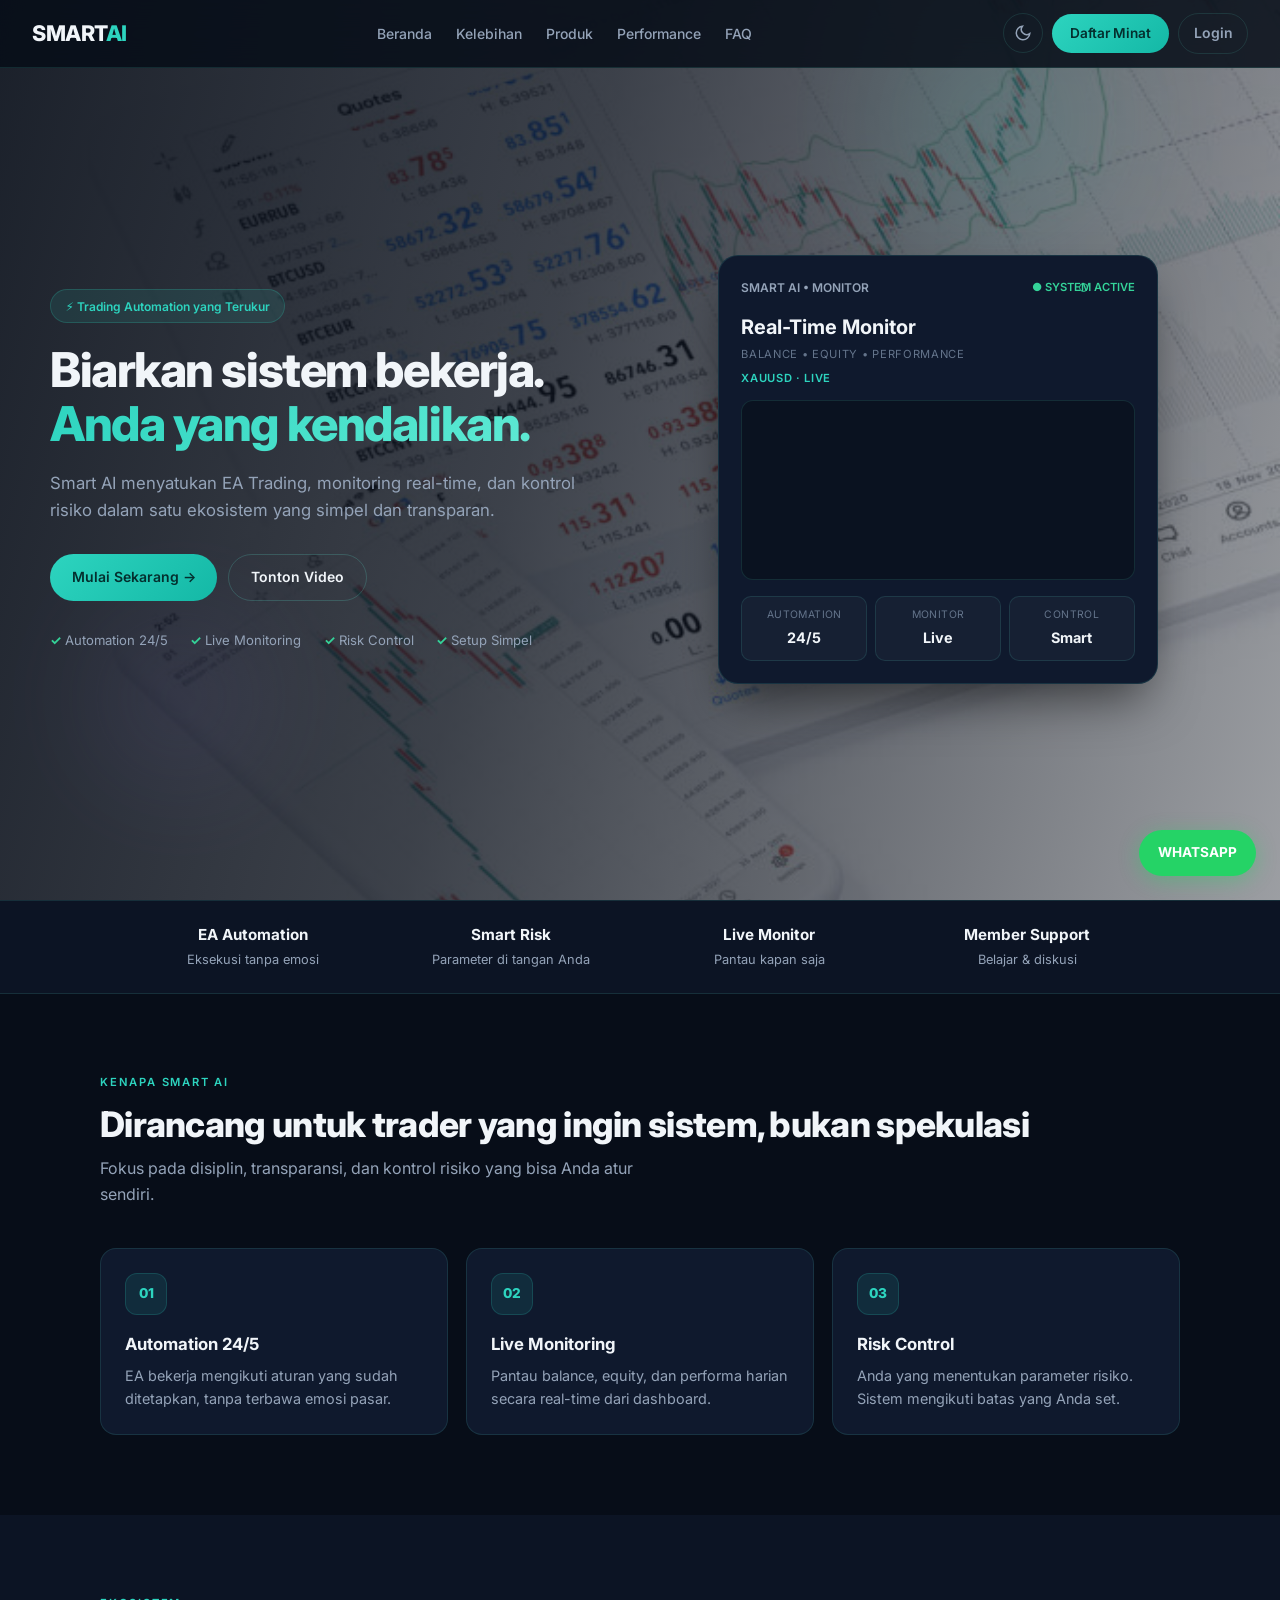
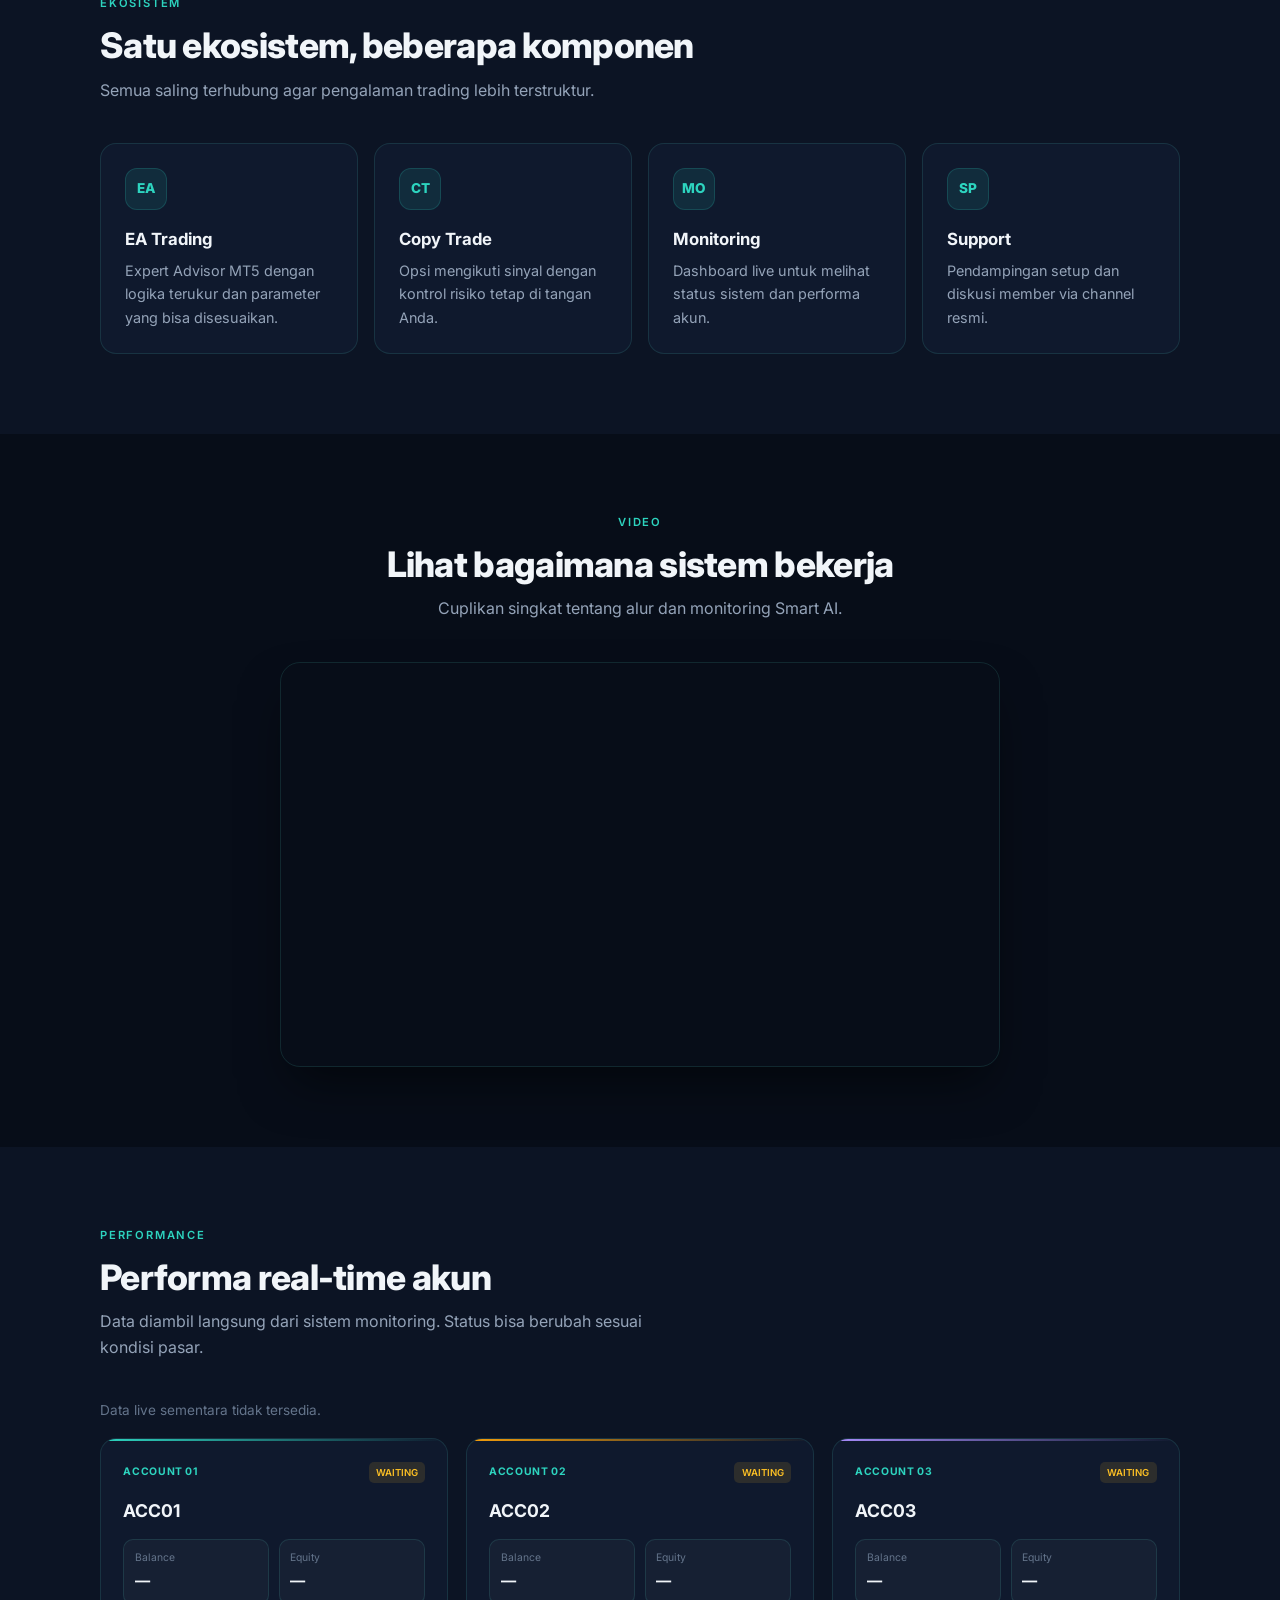
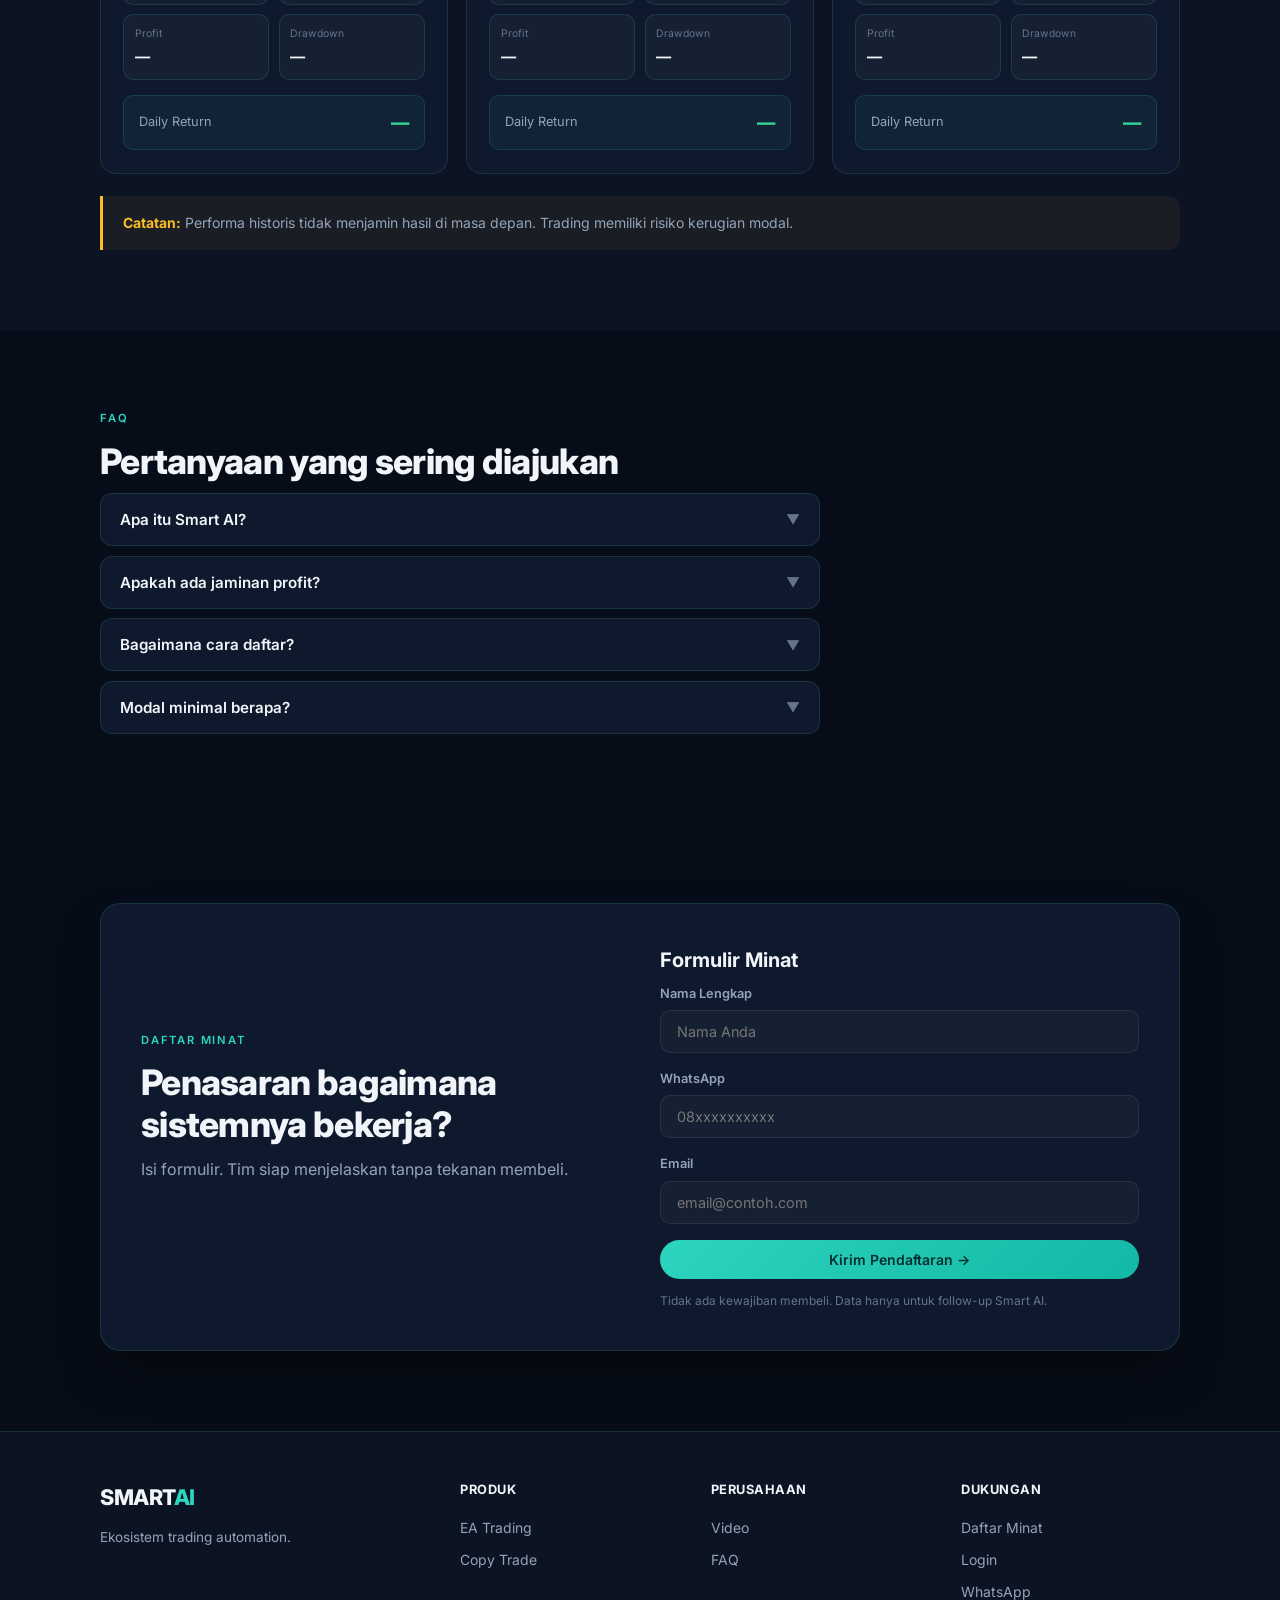
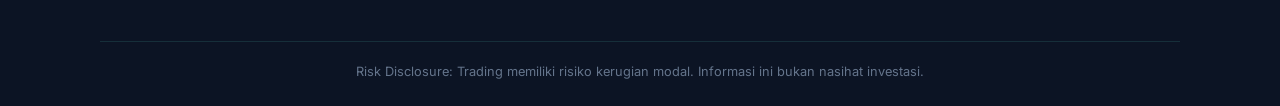
<file: index.html>
<!DOCTYPE html>
<html lang="id" data-theme="dark">
<head>
<meta charset="UTF-8">
<meta name="viewport" content="width=device-width, initial-scale=1.0, viewport-fit=cover">
<meta name="description" content="Smart AI — Sistem trading automation profesional dengan EA MT5, live monitoring, dan kontrol risiko terukur.">
<meta name="theme-color" content="#070d18">
<title>Smart AI — Trading Automation</title>
<link rel="preconnect" href="https://fonts.googleapis.com">
<link rel="preconnect" href="https://fonts.gstatic.com" crossorigin>
<link href="https://fonts.googleapis.com/css2?family=Inter:wght@400;500;600;700;800&display=swap" rel="stylesheet">
<style>
:root, [data-theme="dark"] {
  --bg: #070d18;
  --bg-elevated: #0c1424;
  --bg-card: rgba(15, 25, 45, 0.75);
  --bg-card-solid: #0f192d;
  --border: rgba(94, 234, 212, 0.12);
  --border-strong: rgba(94, 234, 212, 0.2);
  --cyan: #2dd4bf;
  --teal: #14b8a6;
  --green: #34d399;
  --red: #f87171;
  --text: #f1f5f9;
  --text-muted: #94a3b8;
  --text-dim: #64748b;
  --yellow: #fbbf24;
  --gold: #f59e0b;
  --purple: #a78bfa;
  --nav-bg: rgba(7, 13, 24, 0.85);
  --input-bg: rgba(255, 255, 255, 0.03);
  --input-border: rgba(255, 255, 255, 0.08);
  --radius: 16px;
  --radius-lg: 20px;
  --shadow: 0 25px 50px -12px rgba(0, 0, 0, 0.55);
}
[data-theme="light"] {
  --bg: #f8fafc;
  --bg-elevated: #ffffff;
  --bg-card: #ffffff;
  --bg-card-solid: #ffffff;
  --border: rgba(15, 23, 42, 0.08);
  --border-strong: rgba(15, 23, 42, 0.14);
  --cyan: #0d9488;
  --teal: #0f766e;
  --green: #059669;
  --red: #dc2626;
  --text: #0f172a;
  --text-muted: #475569;
  --text-dim: #94a3b8;
  --yellow: #d97706;
  --gold: #b45309;
  --purple: #7c3aed;
  --nav-bg: rgba(248, 250, 252, 0.9);
  --input-bg: rgba(15, 23, 42, 0.03);
  --input-border: rgba(15, 23, 42, 0.1);
  --shadow: 0 25px 50px -12px rgba(0, 0, 0, 0.12);
}
*, *::before, *::after { margin: 0; padding: 0; box-sizing: border-box; }
html { scroll-behavior: smooth; -webkit-text-size-adjust: 100%; }
body {
  font-family: Inter, system-ui, -apple-system, sans-serif;
  background: var(--bg);
  color: var(--text);
  line-height: 1.6;
  overflow-x: hidden;
  -webkit-font-smoothing: antialiased;
}
a, button { -webkit-tap-highlight-color: rgba(45, 212, 191, 0.15); }
img { max-width: 100%; display: block; }

.navbar {
  position: fixed; top: 0; left: 0; right: 0; z-index: 1000;
  background: var(--nav-bg); backdrop-filter: blur(20px); -webkit-backdrop-filter: blur(20px);
  border-bottom: 1px solid var(--border); padding: 0 2rem; height: 68px;
  display: flex; align-items: center; justify-content: space-between;
  transition: background 0.3s, box-shadow 0.3s;
}
.navbar.scrolled { background: rgba(7, 13, 24, 0.96) !important; box-shadow: 0 4px 28px rgba(0, 0, 0, 0.35); }
[data-theme="light"] .navbar.scrolled { background: rgba(248, 250, 252, 0.98) !important; box-shadow: 0 4px 28px rgba(0, 0, 0, 0.08); }
.logo { font-size: 1.35rem; font-weight: 800; color: var(--text); text-decoration: none; letter-spacing: -0.02em; }
.logo span { color: var(--cyan); }
.nav-links { display: flex; gap: 1.5rem; list-style: none; }
.nav-links a { color: var(--text-muted); text-decoration: none; font-size: 0.875rem; font-weight: 500; transition: color 0.15s; }
.nav-links a:hover { color: var(--text); }
.nav-actions { display: flex; align-items: center; gap: 0.55rem; }
.theme-toggle {
  width: 40px; height: 40px; border-radius: 50%; border: 1px solid var(--border);
  background: transparent; color: var(--text-muted); cursor: pointer; display: grid; place-items: center;
  transition: border-color 0.15s, color 0.15s;
}
.theme-toggle:hover { border-color: var(--cyan); color: var(--cyan); }
[data-theme="dark"] .theme-toggle .icon-sun { display: none; }
[data-theme="light"] .theme-toggle .icon-moon { display: none; }
.hamburger { display: none; flex-direction: column; gap: 5px; background: none; border: none; cursor: pointer; padding: 8px; }
.hamburger span { display: block; width: 22px; height: 2px; background: var(--text); border-radius: 2px; }
.mobile-menu {
  display: none; position: fixed; inset: 68px 0 0 0; background: var(--bg); z-index: 999;
  padding: 1.5rem 1.25rem; flex-direction: column; gap: 0.25rem;
}
.mobile-menu.open { display: flex; }
.mobile-menu a {
  color: var(--text); text-decoration: none; font-size: 1.05rem; font-weight: 500;
  padding: 0.85rem 0.5rem; border-bottom: 1px solid var(--border);
}

.btn {
  display: inline-flex; align-items: center; justify-content: center; gap: 0.4rem;
  padding: 0.7rem 1.35rem; border-radius: 999px; font-weight: 600; font-size: 0.875rem;
  text-decoration: none; border: none; cursor: pointer; transition: all 0.2s;
  position: relative; overflow: hidden; font-family: inherit;
}
.btn-primary { background: linear-gradient(135deg, var(--cyan), var(--teal)); color: #042f2e; }
.btn-primary::after {
  content: ""; position: absolute; top: 0; left: -100%; width: 55%; height: 100%;
  background: linear-gradient(90deg, transparent, rgba(255,255,255,0.28), transparent); transform: skewX(-18deg);
}
.btn-primary:hover::after { animation: shineSweep 0.65s ease; }
.btn-primary:hover { transform: translateY(-2px); box-shadow: 0 8px 26px rgba(45, 212, 191, 0.38); }
.btn-outline { background: transparent; color: var(--text); border: 1px solid var(--border-strong); }
.btn-outline:hover { border-color: var(--cyan); color: var(--cyan); }
.btn-nav {
  background: linear-gradient(135deg, var(--cyan), var(--teal)); color: #042f2e;
  padding: 0.55rem 1.15rem; border-radius: 999px; font-weight: 600; font-size: 0.85rem; text-decoration: none;
}
.btn-login {
  color: var(--text-muted); text-decoration: none; font-size: 0.875rem; font-weight: 600;
  padding: 0.5rem 0.9rem; border-radius: 999px; border: 1px solid var(--border);
  transition: color 0.15s, border-color 0.15s, background 0.15s;
}
.btn-login:hover {
  color: var(--cyan); border-color: var(--cyan); background: rgba(45, 212, 191, 0.08);
}
.btn-full { width: 100%; }
@keyframes shineSweep { 0% { left: -100%; } 100% { left: 120%; } }

.hero {
  min-height: 100vh; padding: 110px 2rem 70px; display: flex; align-items: center;
  position: relative; overflow: hidden;
  background-image: linear-gradient(105deg, rgba(7,13,24,0.92) 0%, rgba(7,13,24,0.78) 42%, rgba(7,13,24,0.4) 100%), url('hero-bg.jpg');
  background-size: cover; background-position: center right;
}
[data-theme="light"] .hero {
  background-image: linear-gradient(105deg, rgba(248,250,252,0.93) 0%, rgba(248,250,252,0.8) 42%, rgba(248,250,252,0.45) 100%), url('hero-bg.jpg');
}
.hero-orbs { position: absolute; inset: 0; pointer-events: none; z-index: 0; }
.hero-orbs .orb { position: absolute; border-radius: 50%; filter: blur(55px); opacity: 0.4; }
.hero-orbs .orb-1 {
  width: 360px; height: 360px;
  background: radial-gradient(circle, rgba(45,212,191,0.35), transparent 70%);
  top: -60px; right: 8%; animation: orbFloat1 16s ease-in-out infinite;
}
.hero-orbs .orb-2 {
  width: 260px; height: 260px;
  background: radial-gradient(circle, rgba(167,139,250,0.28), transparent 70%);
  bottom: 8%; left: 4%; animation: orbFloat2 20s ease-in-out infinite;
}
@keyframes orbFloat1 { 0%, 100% { transform: translate(0, 0); } 50% { transform: translate(25px, -35px); } }
@keyframes orbFloat2 { 0%, 100% { transform: translate(0, 0); } 50% { transform: translate(-30px, 20px); } }

.hero-inner {
  max-width: 1180px; margin: 0 auto; width: 100%;
  display: flex; align-items: center; gap: 3.5rem; position: relative; z-index: 1;
}
.hero-content { flex: 1; max-width: 540px; }
.badge {
  display: inline-flex; align-items: center; gap: 0.4rem; padding: 0.4rem 0.9rem;
  border-radius: 999px; font-size: 0.75rem; font-weight: 600; color: var(--cyan);
  background: rgba(45, 212, 191, 0.1); border: 1px solid rgba(45, 212, 191, 0.2);
  margin-bottom: 1.25rem; animation: fadeUp 0.9s both;
}
.hero h1 {
  font-size: 3rem; font-weight: 800; line-height: 1.12; margin-bottom: 1.2rem;
  letter-spacing: -0.03em; animation: fadeUp 0.9s 0.12s both;
}
.hero h1 .highlight {
  background: linear-gradient(135deg, var(--cyan), #5eead4, #67e8f9, var(--cyan));
  background-size: 300% 300%; -webkit-background-clip: text; -webkit-text-fill-color: transparent;
  background-clip: text; animation: gradientShift 6s ease infinite;
}
@keyframes gradientShift { 0% { background-position: 0% 50%; } 50% { background-position: 100% 50%; } 100% { background-position: 0% 50%; } }
.hero-content > p { color: var(--text-muted); font-size: 1.05rem; margin-bottom: 1.9rem; animation: fadeUp 0.9s 0.24s both; }
.hero-buttons { display: flex; gap: 0.7rem; margin-bottom: 1.8rem; flex-wrap: wrap; animation: fadeUp 0.9s 0.36s both; }
.hero-checks { display: flex; flex-wrap: wrap; gap: 0.9rem 1.4rem; font-size: 0.82rem; color: var(--text-muted); animation: fadeUp 0.9s 0.48s both; }
.hero-checks span::before { content: "✓ "; color: var(--green); font-weight: 700; }

.hero-visual { flex: 1; display: flex; justify-content: center; }
.monitor-card {
  background: var(--bg-card-solid); border: 1px solid var(--border); border-radius: var(--radius-lg);
  padding: 1.4rem; width: 100%; max-width: 440px; box-shadow: var(--shadow);
  animation: scaleIn 1s 0.2s both, floatSoft 5.5s ease-in-out 1.2s infinite, borderGlow 4s ease-in-out infinite;
  transition: transform 0.3s, box-shadow 0.3s;
}
.monitor-card:hover {
  transform: translateY(-6px) scale(1.02) !important;
  box-shadow: 0 28px 50px -12px rgba(0,0,0,0.55), 0 0 36px rgba(45,212,191,0.14);
}
@keyframes floatSoft { 0%, 100% { transform: translateY(0); } 50% { transform: translateY(-10px); } }
@keyframes borderGlow {
  0%, 100% { box-shadow: 0 0 0 1px rgba(45,212,191,0.15), 0 0 18px rgba(45,212,191,0.08); }
  50% { box-shadow: 0 0 0 1px rgba(45,212,191,0.35), 0 0 28px rgba(45,212,191,0.16); }
}
@keyframes scaleIn { from { opacity: 0; transform: scale(0.9); } to { opacity: 1; transform: scale(1); } }
@keyframes fadeUp { from { opacity: 0; transform: translateY(28px); } to { opacity: 1; transform: translateY(0); } }
.monitor-header { display: flex; justify-content: space-between; align-items: center; margin-bottom: 0.85rem; font-size: 0.75rem; font-weight: 600; color: var(--text-muted); }
.status-dot { color: var(--green); position: relative; font-size: 0.7rem; }
.status-dot::before {
  content: ""; position: absolute; left: 50%; top: 50%; width: 9px; height: 9px;
  margin: -4.5px 0 0 -4.5px; border-radius: 50%; border: 1.5px solid var(--green);
  animation: pulseRing 2s ease-out infinite; pointer-events: none;
}
@keyframes pulseRing { 0% { transform: scale(0.8); opacity: 0.6; } 70% { transform: scale(1.7); opacity: 0; } 100% { opacity: 0; } }
.monitor-card h3 { font-size: 1.25rem; font-weight: 700; margin-bottom: 0.2rem; }
.monitor-sub { font-size: 0.7rem; color: var(--text-dim); letter-spacing: 0.06em; text-transform: uppercase; margin-bottom: 0.5rem; }
.chart-area { height: 180px; border-radius: 12px; overflow: hidden; margin: 0.75rem 0 1rem; background: #0a1220; border: 1px solid var(--border); }
.chart-area iframe { width: 100%; height: 100%; border: 0; }
.monitor-stats { display: grid; grid-template-columns: repeat(3, 1fr); gap: 0.5rem; }
.stat-box { background: var(--input-bg); border: 1px solid var(--border); border-radius: 10px; padding: 0.65rem; text-align: center; }
.stat-box .label { font-size: 0.65rem; color: var(--text-dim); text-transform: uppercase; letter-spacing: 0.04em; }
.stat-box .value { font-size: 0.9rem; font-weight: 700; margin-top: 0.15rem; }

.feature-bar { border-top: 1px solid var(--border); border-bottom: 1px solid var(--border); background: var(--bg-elevated); }
.feature-bar-inner {
  max-width: 1080px; margin: 0 auto; display: grid; grid-template-columns: repeat(4, 1fr);
  gap: 1rem; padding: 1.4rem 2rem; text-align: center;
}
.feature-bar-item h4 { font-size: 0.95rem; font-weight: 700; margin-bottom: 0.15rem; }
.feature-bar-item p { font-size: 0.8rem; color: var(--text-muted); }

section { padding: 5rem 2rem; }
.container { max-width: 1080px; margin: 0 auto; }
.section-label { font-size: 0.7rem; font-weight: 600; color: var(--cyan); letter-spacing: 1.8px; text-transform: uppercase; margin-bottom: 0.7rem; }
.section-title { font-size: 2.2rem; font-weight: 800; margin-bottom: 0.7rem; line-height: 1.2; letter-spacing: -0.02em; }
.section-desc { color: var(--text-muted); max-width: 560px; margin-bottom: 2.5rem; }

.why-grid { display: grid; grid-template-columns: repeat(3, 1fr); gap: 1.1rem; }
.why-card, .eco-card, .testi-card {
  background: var(--bg-card-solid); border: 1px solid var(--border); border-radius: var(--radius);
  padding: 1.5rem; transition: transform 0.3s, box-shadow 0.3s, border-color 0.3s;
}
.why-card:hover, .eco-card:hover, .testi-card:hover, .perf-card:hover {
  transform: translateY(-8px); border-color: rgba(45, 212, 191, 0.35); box-shadow: 0 18px 36px -10px rgba(0, 0, 0, 0.4);
}
.why-icon, .eco-icon {
  width: 42px; height: 42px; display: grid; place-items: center; border-radius: 12px;
  background: rgba(45, 212, 191, 0.1); border: 1px solid rgba(45, 212, 191, 0.18);
  color: var(--cyan); font-weight: 800; font-size: 0.85rem; margin-bottom: 1rem;
}
.why-card h3, .eco-card h3 { font-size: 1.05rem; font-weight: 700; margin-bottom: 0.4rem; }
.why-card p, .eco-card p { font-size: 0.9rem; color: var(--text-muted); line-height: 1.6; }
.eco-grid { display: grid; grid-template-columns: repeat(4, 1fr); gap: 1rem; }

.video-frame {
  position: relative; width: 100%; max-width: 720px; margin: 0 auto; aspect-ratio: 16 / 9;
  border-radius: var(--radius-lg); overflow: hidden; border: 1px solid var(--border); box-shadow: var(--shadow);
}
.video-frame iframe { width: 100%; height: 100%; border: 0; }

.perf-grid { display: grid; grid-template-columns: repeat(3, 1fr); gap: 1.1rem; margin-bottom: 1.4rem; }
.perf-card {
  background: var(--bg-card-solid); border: 1px solid var(--border); border-radius: var(--radius);
  padding: 1.4rem; transition: transform 0.3s, box-shadow 0.3s; position: relative; overflow: hidden;
}
.perf-card::before { content: ''; position: absolute; top: 0; left: 0; right: 0; height: 2px; }
.perf-card:nth-child(1)::before { background: linear-gradient(90deg, var(--cyan), transparent); }
.perf-card:nth-child(2)::before { background: linear-gradient(90deg, var(--gold), transparent); }
.perf-card:nth-child(3)::before { background: linear-gradient(90deg, var(--purple), transparent); }
.perf-label { font-size: 0.65rem; font-weight: 700; color: var(--cyan); letter-spacing: 0.06em; text-transform: uppercase; }
.mt5-badge { font-size: 0.6rem; font-weight: 600; background: rgba(52, 211, 153, 0.12); color: var(--green); padding: 0.2rem 0.45rem; border-radius: 5px; }
.mt5-badge.offline { background: rgba(248, 113, 113, 0.12); color: var(--red); }
.mt5-badge.waiting { background: rgba(251, 191, 36, 0.12); color: var(--yellow); }
.perf-account { font-size: 1.1rem; font-weight: 700; margin: 0.85rem 0; }
.online-text { font-size: 0.65rem; color: var(--green); animation: glowPulse 2s ease-in-out infinite; }
@keyframes glowPulse { 0%, 100% { opacity: 1; } 50% { opacity: 0.6; } }
.perf-stats { display: grid; grid-template-columns: 1fr 1fr; gap: 0.6rem; margin-bottom: 0.9rem; }
.perf-stat { background: var(--input-bg); border-radius: 10px; padding: 0.65rem; border: 1px solid var(--border); }
.perf-stat .label { font-size: 0.65rem; color: var(--text-dim); margin-bottom: 0.15rem; }
.perf-stat .value { font-size: 0.95rem; font-weight: 700; }
.perf-stat .value.profit { color: var(--green); }
.perf-stat .value.loss { color: var(--red); }
.daily-return {
  display: flex; justify-content: space-between; align-items: center; padding: 0.75rem 0.9rem;
  background: rgba(45, 212, 191, 0.06); border: 1px solid rgba(45, 212, 191, 0.15);
  border-radius: 10px; font-size: 0.8rem; color: var(--text-muted);
}
.daily-return.loss-bg { background: rgba(248, 113, 113, 0.06); border-color: rgba(248, 113, 113, 0.15); }
.daily-return .value { font-size: 1.15rem; font-weight: 800; color: var(--green); }
.daily-return .value.neg { color: var(--red); }
.live-info { font-size: 0.85rem; color: var(--text-dim); margin-bottom: 1rem; }
.callout {
  padding: 1rem 1.25rem; border-left: 3px solid var(--yellow); background: rgba(251, 191, 36, 0.06);
  border-radius: 0 12px 12px 0; font-size: 0.875rem; color: var(--text-muted); line-height: 1.6;
}
.callout strong { color: var(--yellow); }

.testi-grid { display: grid; grid-template-columns: repeat(3, 1fr); gap: 1.1rem; }
.testi-stars { color: var(--yellow); font-size: 0.9rem; margin-bottom: 0.6rem; letter-spacing: 2px; }
.testi-card p { font-size: 0.95rem; color: var(--text-muted); margin-bottom: 1rem; line-height: 1.6; }
.testi-avatar {
  display: inline-flex; width: 32px; height: 32px; border-radius: 50%;
  background: rgba(45, 212, 191, 0.15); color: var(--cyan); font-size: 0.7rem; font-weight: 700;
  align-items: center; justify-content: center; margin-right: 0.5rem;
}
.testi-card > div:last-child { font-size: 0.85rem; color: var(--text-dim); display: flex; align-items: center; }

.faq-list { max-width: 720px; }
.faq-item { border: 1px solid var(--border); border-radius: 12px; margin-bottom: 0.6rem; overflow: hidden; background: var(--bg-card-solid); }
.faq-q {
  width: 100%; text-align: left; padding: 1rem 1.2rem; background: none; border: none;
  color: var(--text); font-family: inherit; font-size: 0.95rem; font-weight: 600; cursor: pointer;
  display: flex; justify-content: space-between; align-items: center; gap: 1rem;
}
.faq-q span { color: var(--text-dim); transition: transform 0.2s; font-size: 0.85rem; }
.faq-item.active .faq-q span { transform: rotate(180deg); }
.faq-a { max-height: 0; overflow: hidden; transition: max-height 0.3s ease; }
.faq-item.active .faq-a { max-height: 200px; }
.faq-a p { padding: 0 1.2rem 1.1rem; color: var(--text-muted); font-size: 0.9rem; line-height: 1.6; }

.cta-section {
  display: grid; grid-template-columns: 1fr 1fr; gap: 2.5rem; align-items: center;
  background: var(--bg-card-solid); border: 1px solid var(--border); border-radius: var(--radius-lg);
  padding: 2.5rem; box-shadow: var(--shadow);
}
.form-card h3 { font-size: 1.25rem; font-weight: 700; margin-bottom: 0.5rem; }
.form-group { margin-bottom: 1rem; }
.form-group label { display: block; font-size: 0.8rem; font-weight: 600; color: var(--text-muted); margin-bottom: 0.35rem; }
.form-group input, .form-group select, .form-group textarea {
  width: 100%; padding: 0.75rem 1rem; border-radius: 10px; border: 1px solid var(--input-border);
  background: var(--input-bg); color: var(--text); font-family: inherit; font-size: 0.9rem;
  transition: border-color 0.15s;
}
.form-group input:focus, .form-group select:focus, .form-group textarea:focus {
  outline: none; border-color: var(--cyan);
}
.form-note { font-size: 0.75rem; color: var(--text-dim); margin-top: 0.75rem; }

footer {
  border-top: 1px solid var(--border); padding: 3rem 2rem 1.5rem; background: var(--bg-elevated);
}
.footer-grid {
  max-width: 1080px; margin: 0 auto; display: grid; grid-template-columns: 1.5fr 1fr 1fr 1fr;
  gap: 2rem; margin-bottom: 2rem;
}
.footer-col h4 { font-size: 0.8rem; font-weight: 700; margin-bottom: 0.75rem; text-transform: uppercase; letter-spacing: 0.04em; }
.footer-col a { display: block; color: var(--text-muted); text-decoration: none; font-size: 0.875rem; padding: 0.3rem 0; transition: color 0.15s; }
.footer-col a:hover { color: var(--cyan); }
.footer-bottom {
  max-width: 1080px; margin: 0 auto; padding-top: 1.25rem; border-top: 1px solid var(--border);
  font-size: 0.8rem; color: var(--text-dim); text-align: center;
}
.wa-float {
  position: fixed; bottom: 1.5rem; right: 1.5rem; z-index: 900;
  background: #25d366; color: #fff; padding: 0.75rem 1.2rem; border-radius: 999px;
  font-weight: 700; font-size: 0.85rem; text-decoration: none;
  box-shadow: 0 4px 20px rgba(37, 211, 102, 0.4); transition: transform 0.2s;
}
.wa-float:hover { transform: scale(1.05); }

@media (max-width: 900px) {
  .hero-inner { flex-direction: column; gap: 2.5rem; }
  .hero h1 { font-size: 2.2rem; }
  .why-grid, .eco-grid, .perf-grid, .testi-grid { grid-template-columns: 1fr; }
  .feature-bar-inner { grid-template-columns: repeat(2, 1fr); }
  .cta-section { grid-template-columns: 1fr; }
  .footer-grid { grid-template-columns: 1fr 1fr; }
}
@media (max-width: 720px) {
  .nav-links, .btn-nav, .btn-login { display: none; }
  .hamburger { display: flex; }
  .navbar { padding: 0 1rem; }
  .hero { padding: 90px 1.25rem 50px; min-height: auto; }
  .hero h1 { font-size: 1.85rem; }
  section { padding: 3.5rem 1.25rem; }
  .feature-bar-inner { grid-template-columns: 1fr; }
  .footer-grid { grid-template-columns: 1fr; gap: 1.5rem; }
  .section-title { font-size: 1.7rem; }
}
</style>
</head>
<body>
<nav class="navbar" id="navbar">
  <a href="#beranda" class="logo">SMART<span>AI</span></a>
  <ul class="nav-links">
    <li><a href="#beranda">Beranda</a></li>
    <li><a href="#kelebihan">Kelebihan</a></li>
    <li><a href="#produk">Produk</a></li>
    <li><a href="#performance">Performance</a></li>
    <li><a href="#faq">FAQ</a></li>
  </ul>
  <div class="nav-actions">
    <button class="theme-toggle" id="theme-toggle" aria-label="Theme">
      <svg class="icon-moon" width="18" height="18" fill="none" stroke="currentColor" stroke-width="2" viewBox="0 0 24 24"><path d="M21 12.79A9 9 0 1111.21 3 7 7 0 0021 12.79z"/></svg>
      <svg class="icon-sun" width="18" height="18" fill="none" stroke="currentColor" stroke-width="2" viewBox="0 0 24 24"><circle cx="12" cy="12" r="5"/></svg>
    </button>
    <a href="#daftar" class="btn-nav">Daftar Minat</a>
    <a href="login.html" class="btn-login">Login</a>
    <button class="hamburger" id="hamburger" aria-label="Menu"><span></span><span></span><span></span></button>
  </div>
</nav>
<div class="mobile-menu" id="mobile-menu">
  <a href="#beranda" onclick="closeMenu()">Beranda</a>
  <a href="#kelebihan" onclick="closeMenu()">Kelebihan</a>
  <a href="#produk" onclick="closeMenu()">Produk</a>
  <a href="#performance" onclick="closeMenu()">Performance</a>
  <a href="#faq" onclick="closeMenu()">FAQ</a>
  <a href="login.html" onclick="closeMenu()">Login</a>
  <a href="#daftar" class="btn btn-primary" onclick="closeMenu()" style="margin-top:1rem;text-align:center">Daftar Minat</a>
</div>

<main>
<section class="hero" id="beranda">
  <div class="hero-orbs"><div class="orb orb-1"></div><div class="orb orb-2"></div></div>
  <div class="hero-inner">
    <div class="hero-content">
      <div class="badge">⚡ Trading Automation yang Terukur</div>
      <h1>Biarkan sistem bekerja.<br><span class="highlight">Anda yang kendalikan.</span></h1>
      <p>Smart AI menyatukan EA Trading, monitoring real-time, dan kontrol risiko dalam satu ekosistem yang simpel dan transparan.</p>
      <div class="hero-buttons">
        <a href="#daftar" class="btn btn-primary">Mulai Sekarang →</a>
        <a href="#video" class="btn btn-outline">Tonton Video</a>
      </div>
      <div class="hero-checks">
        <span>Automation 24/5</span><span>Live Monitoring</span><span>Risk Control</span><span>Setup Simpel</span>
      </div>
    </div>
    <div class="hero-visual">
      <div class="monitor-card">
        <div class="monitor-header">
          <span>SMART AI • MONITOR</span>
          <span class="status-dot">● SYSTEM ACTIVE</span>
        </div>
        <h3>Real-Time Monitor</h3>
        <div class="monitor-sub">BALANCE • EQUITY • PERFORMANCE</div>
        <div class="monitor-sub" style="margin-top:-0.15rem;margin-bottom:0.5rem;color:var(--cyan);font-weight:600">XAUUSD · LIVE</div>
        <div class="chart-area">
          <iframe title="XAUUSD Live Chart" loading="lazy" src="https://s.tradingview.com/widgetembed/?frameElementId=tv_xauusd&symbol=OANDA%3AXAUUSD&interval=15&hidesidetoolbar=1&hidetoptoolbar=1&symboledit=0&saveimage=0&toolbarbg=0f192d&studies=%5B%5D&theme=dark&style=1&timezone=Asia%2FJakarta&withdateranges=0&hideideas=1&hidevolume=1&hidelegend=1&studies_overrides=%7B%7D&overrides=%7B%22paneProperties.background%22%3A%22%230f192d%22%2C%22paneProperties.backgroundType%22%3A%22solid%22%2C%22mainSeriesProperties.candleStyle.upColor%22%3A%22%232dd4bf%22%2C%22mainSeriesProperties.candleStyle.downColor%22%3A%22%23f87171%22%2C%22mainSeriesProperties.candleStyle.borderUpColor%22%3A%22%232dd4bf%22%2C%22mainSeriesProperties.candleStyle.borderDownColor%22%3A%22%23f87171%22%2C%22mainSeriesProperties.candleStyle.wickUpColor%22%3A%22%232dd4bf%22%2C%22mainSeriesProperties.candleStyle.wickDownColor%22%3A%22%23f87171%22%2C%22scalesProperties.textColor%22%3A%22%2394a3b8%22%2C%22scalesProperties.lineColor%22%3A%22%231e293b%22%7D&enabled_features=%5B%5D&disabled_features=%5B%22header_widget%22%2C%22left_toolbar%22%2C%22create_volume_indicator_by_default%22%5D&locale=id" allowtransparency="true" allowfullscreen></iframe>
        </div>
        <div class="monitor-stats">
          <div class="stat-box"><div class="label">Automation</div><div class="value">24/5</div></div>
          <div class="stat-box"><div class="label">Monitor</div><div class="value">Live</div></div>
          <div class="stat-box"><div class="label">Control</div><div class="value">Smart</div></div>
        </div>
      </div>
    </div>
  </div>
</section>

<div class="feature-bar">
  <div class="feature-bar-inner">
    <div class="feature-bar-item"><h4>EA Automation</h4><p>Eksekusi tanpa emosi</p></div>
    <div class="feature-bar-item"><h4>Smart Risk</h4><p>Parameter di tangan Anda</p></div>
    <div class="feature-bar-item"><h4>Live Monitor</h4><p>Pantau kapan saja</p></div>
    <div class="feature-bar-item"><h4>Member Support</h4><p>Belajar & diskusi</p></div>
  </div>
</div>

<section id="kelebihan">
  <div class="container">
    <div class="section-label">KENAPA SMART AI</div>
    <h2 class="section-title">Dirancang untuk trader yang ingin sistem, bukan spekulasi</h2>
    <p class="section-desc">Fokus pada disiplin, transparansi, dan kontrol risiko yang bisa Anda atur sendiri.</p>
    <div class="why-grid">
      <div class="why-card"><div class="why-icon">01</div><h3>Automation 24/5</h3><p>EA bekerja mengikuti aturan yang sudah ditetapkan, tanpa terbawa emosi pasar.</p></div>
      <div class="why-card"><div class="why-icon">02</div><h3>Live Monitoring</h3><p>Pantau balance, equity, dan performa harian secara real-time dari dashboard.</p></div>
      <div class="why-card"><div class="why-icon">03</div><h3>Risk Control</h3><p>Anda yang menentukan parameter risiko. Sistem mengikuti batas yang Anda set.</p></div>
    </div>
  </div>
</section>

<section id="produk" style="background:var(--bg-elevated)">
  <div class="container">
    <div class="section-label">EKOSISTEM</div>
    <h2 class="section-title">Satu ekosistem, beberapa komponen</h2>
    <p class="section-desc">Semua saling terhubung agar pengalaman trading lebih terstruktur.</p>
    <div class="eco-grid">
      <div class="eco-card"><div class="eco-icon">EA</div><h3>EA Trading</h3><p>Expert Advisor MT5 dengan logika terukur dan parameter yang bisa disesuaikan.</p></div>
      <div class="eco-card"><div class="eco-icon">CT</div><h3>Copy Trade</h3><p>Opsi mengikuti sinyal dengan kontrol risiko tetap di tangan Anda.</p></div>
      <div class="eco-card"><div class="eco-icon">MO</div><h3>Monitoring</h3><p>Dashboard live untuk melihat status sistem dan performa akun.</p></div>
      <div class="eco-card"><div class="eco-icon">SP</div><h3>Support</h3><p>Pendampingan setup dan diskusi member via channel resmi.</p></div>
    </div>
  </div>
</section>

<section id="video">
  <div class="container" style="text-align:center">
    <div class="section-label">VIDEO</div>
    <h2 class="section-title">Lihat bagaimana sistem bekerja</h2>
    <p class="section-desc" style="margin-left:auto;margin-right:auto">Cuplikan singkat tentang alur dan monitoring Smart AI.</p>
    <div class="video-frame">
      <iframe src="https://www.youtube.com/embed/dQw4w9WgXcQ" title="Smart AI Video" allowfullscreen loading="lazy"></iframe>
    </div>
  </div>
</section>

<section id="performance" style="background:var(--bg-elevated)">
  <div class="container">
    <div class="section-label">PERFORMANCE</div>
    <h2 class="section-title">Performa real-time akun</h2>
    <p class="section-desc">Data diambil langsung dari sistem monitoring. Status bisa berubah sesuai kondisi pasar.</p>
    <p class="live-info" id="live-status">Memuat data live...</p>
    <div class="perf-grid" id="perf-grid">
      <div class="perf-card">
        <div style="display:flex;justify-content:space-between;align-items:center">
          <span class="perf-label">Account 01</span>
          <span class="mt5-badge waiting" id="badge-01">WAITING</span>
        </div>
        <div class="perf-account">ACC01</div>
        <div class="perf-stats">
          <div class="perf-stat"><div class="label">Balance</div><div class="value" id="bal-01">—</div></div>
          <div class="perf-stat"><div class="label">Equity</div><div class="value" id="eq-01">—</div></div>
          <div class="perf-stat"><div class="label">Profit</div><div class="value" id="pf-01">—</div></div>
          <div class="perf-stat"><div class="label">Drawdown</div><div class="value" id="dd-01">—</div></div>
        </div>
        <div class="daily-return" id="dr-01"><span>Daily Return</span><span class="value" id="drval-01">—</span></div>
      </div>
      <div class="perf-card">
        <div style="display:flex;justify-content:space-between;align-items:center">
          <span class="perf-label">Account 02</span>
          <span class="mt5-badge waiting" id="badge-02">WAITING</span>
        </div>
        <div class="perf-account">ACC02</div>
        <div class="perf-stats">
          <div class="perf-stat"><div class="label">Balance</div><div class="value" id="bal-02">—</div></div>
          <div class="perf-stat"><div class="label">Equity</div><div class="value" id="eq-02">—</div></div>
          <div class="perf-stat"><div class="label">Profit</div><div class="value" id="pf-02">—</div></div>
          <div class="perf-stat"><div class="label">Drawdown</div><div class="value" id="dd-02">—</div></div>
        </div>
        <div class="daily-return" id="dr-02"><span>Daily Return</span><span class="value" id="drval-02">—</span></div>
      </div>
      <div class="perf-card">
        <div style="display:flex;justify-content:space-between;align-items:center">
          <span class="perf-label">Account 03</span>
          <span class="mt5-badge waiting" id="badge-03">WAITING</span>
        </div>
        <div class="perf-account">ACC03</div>
        <div class="perf-stats">
          <div class="perf-stat"><div class="label">Balance</div><div class="value" id="bal-03">—</div></div>
          <div class="perf-stat"><div class="label">Equity</div><div class="value" id="eq-03">—</div></div>
          <div class="perf-stat"><div class="label">Profit</div><div class="value" id="pf-03">—</div></div>
          <div class="perf-stat"><div class="label">Drawdown</div><div class="value" id="dd-03">—</div></div>
        </div>
        <div class="daily-return" id="dr-03"><span>Daily Return</span><span class="value" id="drval-03">—</span></div>
      </div>
    </div>
    <div class="callout"><strong>Catatan:</strong> Performa historis tidak menjamin hasil di masa depan. Trading memiliki risiko kerugian modal.</div>
  </div>
</section>

<section id="faq">
  <div class="container">
    <div class="section-label">FAQ</div>
    <h2 class="section-title">Pertanyaan yang sering diajukan</h2>
    <div class="faq-list">
      <div class="faq-item">
        <button class="faq-q" onclick="toggleFaq(this)">Apa itu Smart AI? <span>▼</span></button>
        <div class="faq-a"><p>Smart AI adalah ekosistem trading automation yang menggabungkan EA MT5, monitoring real-time, dan kontrol risiko dalam satu platform.</p></div>
      </div>
      <div class="faq-item">
        <button class="faq-q" onclick="toggleFaq(this)">Apakah ada jaminan profit? <span>▼</span></button>
        <div class="faq-a"><p>Tidak ada jaminan profit. Fokus kami pada disiplin sistem dan risk control, bukan janji hasil.</p></div>
      </div>
      <div class="faq-item">
        <button class="faq-q" onclick="toggleFaq(this)">Bagaimana cara daftar? <span>▼</span></button>
        <div class="faq-a"><p>Isi formulir Daftar Minat di bawah. Tim akan menghubungi via WhatsApp untuk langkah selanjutnya.</p></div>
      </div>
      <div class="faq-item">
        <button class="faq-q" onclick="toggleFaq(this)">Modal minimal berapa? <span>▼</span></button>
        <div class="faq-a"><p>Tidak ada ketentuan modal minimal resmi. Setup disesuaikan dengan profil dan kenyamanan Anda.</p></div>
      </div>
    </div>
  </div>
</section>

<section id="daftar">
  <div class="container">
    <div class="cta-section">
      <div>
        <div class="section-label">DAFTAR MINAT</div>
        <h2 class="section-title">Penasaran bagaimana sistemnya bekerja?</h2>
        <p class="section-desc">Isi formulir. Tim siap menjelaskan tanpa tekanan membeli.</p>
      </div>
      <div class="form-card">
        <h3>Formulir Minat</h3>
        <form id="daftar-form">
          <div class="form-group">
            <label for="nama">Nama Lengkap</label>
            <input type="text" id="nama" name="nama" required placeholder="Nama Anda">
          </div>
          <div class="form-group">
            <label for="whatsapp">WhatsApp</label>
            <input type="tel" id="whatsapp" name="whatsapp" required placeholder="08xxxxxxxxxx">
          </div>
          <div class="form-group">
            <label for="email">Email</label>
            <input type="email" id="email" name="email" required placeholder="email@contoh.com">
          </div>
          <button type="submit" class="btn btn-primary btn-full">Kirim Pendaftaran →</button>
          <p class="form-note">Tidak ada kewajiban membeli. Data hanya untuk follow-up Smart AI.</p>
        </form>
      </div>
    </div>
  </div>
</section>
</main>

<footer>
  <div class="footer-grid">
    <div>
      <a href="#beranda" class="logo">SMART<span>AI</span></a>
      <p style="color:var(--text-muted);font-size:0.85rem;margin-top:0.8rem">Ekosistem trading automation.</p>
    </div>
    <div class="footer-col">
      <h4>Produk</h4>
      <a href="#produk">EA Trading</a>
      <a href="#produk">Copy Trade</a>
    </div>
    <div class="footer-col">
      <h4>Perusahaan</h4>
      <a href="#video">Video</a>
      <a href="#faq">FAQ</a>
    </div>
    <div class="footer-col">
      <h4>Dukungan</h4>
      <a href="#daftar">Daftar Minat</a>
      <a href="login.html">Login</a>
      <a href="https://wa.me/6282137585596" target="_blank" rel="noopener">WhatsApp</a>
    </div>
  </div>
  <div class="footer-bottom">Risk Disclosure: Trading memiliki risiko kerugian modal. Informasi ini bukan nasihat investasi.</div>
</footer>

<a href="https://wa.me/6282137585596" class="wa-float" target="_blank" rel="noopener">WHATSAPP</a>

<script>
(function(){
  const themeToggle = document.getElementById('theme-toggle');
  const html = document.documentElement;
  const saved = localStorage.getItem('theme');
  if (saved) html.setAttribute('data-theme', saved);
  themeToggle.addEventListener('click', () => {
    const next = html.getAttribute('data-theme') === 'dark' ? 'light' : 'dark';
    html.setAttribute('data-theme', next);
    localStorage.setItem('theme', next);
  });

  const navbar = document.getElementById('navbar');
  window.addEventListener('scroll', () => {
    navbar.classList.toggle('scrolled', window.scrollY > 40);
  });

  const hamburger = document.getElementById('hamburger');
  const mobileMenu = document.getElementById('mobile-menu');
  hamburger.addEventListener('click', () => mobileMenu.classList.toggle('open'));
  window.closeMenu = () => mobileMenu.classList.remove('open');

  window.toggleFaq = function(btn) {
    const item = btn.parentElement;
    const was = item.classList.contains('active');
    document.querySelectorAll('.faq-item').forEach(i => i.classList.remove('active'));
    if (!was) item.classList.add('active');
  };

  document.getElementById('daftar-form').addEventListener('submit', function(e) {
    e.preventDefault();
    alert('Terima kasih! Tim akan menghubungi Anda via WhatsApp.');
    this.reset();
  });

  // Live performance loader (compatible with existing API)
  async function load() {
    try {
      const res = await fetch('api/live.php');
      if (!res.ok) throw new Error('fail');
      const data = await res.json();
      document.getElementById('live-status').textContent = 'Data live diperbarui.';
      ['01','02','03'].forEach((id, i) => {
        const acc = data.accounts && data.accounts[i];
        if (!acc) return;
        const badge = document.getElementById('badge-'+id);
        badge.textContent = acc.online ? 'ONLINE' : 'OFFLINE';
        badge.className = 'mt5-badge ' + (acc.online ? '' : 'offline');
        document.getElementById('bal-'+id).textContent = acc.balance != null ? Number(acc.balance).toLocaleString('id-ID') : '—';
        document.getElementById('eq-'+id).textContent = acc.equity != null ? Number(acc.equity).toLocaleString('id-ID') : '—';
        const pf = document.getElementById('pf-'+id);
        pf.textContent = acc.profit != null ? Number(acc.profit).toLocaleString('id-ID') : '—';
        pf.className = 'value ' + (acc.profit > 0 ? 'profit' : acc.profit < 0 ? 'loss' : '');
        document.getElementById('dd-'+id).textContent = acc.drawdown != null ? acc.drawdown + '%' : '—';
        const dr = document.getElementById('drval-'+id);
        if (acc.daily_return != null) {
          dr.textContent = (acc.daily_return > 0 ? '+' : '') + acc.daily_return + '%';
          dr.className = 'value ' + (acc.daily_return < 0 ? 'neg' : '');
        }
      });
    } catch (e) {
      document.getElementById('live-status').textContent = 'Data live sementara tidak tersedia.';
    }
  }
  load();
  setInterval(load, 60000);
})();
</script>
</body>
</html>
</file>
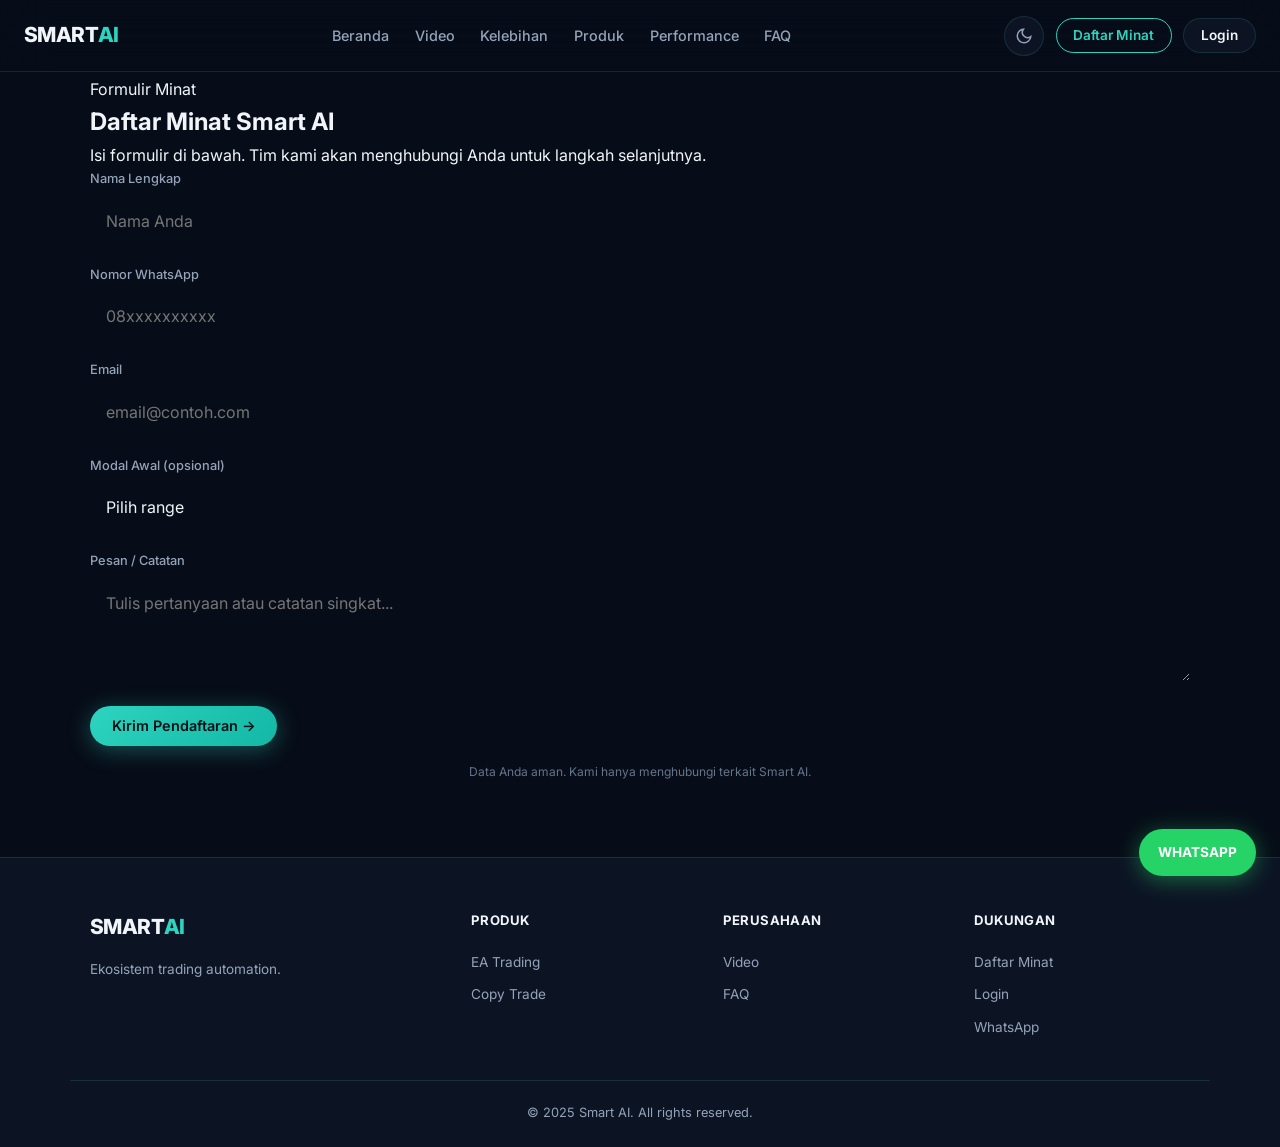
<file: daftar.html>
<!DOCTYPE html>
<html lang="id" data-theme="dark">
<head>
<meta charset="UTF-8"/>
<meta name="viewport" content="width=device-width, initial-scale=1.0, viewport-fit=cover"/>
<title>Daftar Minat — Smart AI</title>
<meta name="theme-color" content="#070d18"/>
<link href="https://fonts.googleapis.com/css2?family=Inter:wght@400;500;600;700;800&display=swap" rel="stylesheet">
<link rel="stylesheet" href="css/site.css">
<link rel="stylesheet" href="css/animations.css">
<link rel="stylesheet" href="css/daftar.css">
</head>
<body>
<nav class="navbar">
<a href="index.html" class="logo">SMART<span>AI</span></a>
<ul class="nav-links"><li><a href="index.html">Beranda</a></li><li><a href="video.html">Video</a></li><li><a href="kelebihan.html">Kelebihan</a></li><li><a href="produk.html">Produk</a></li><li><a href="performance.html">Performance</a></li><li><a href="faq.html">FAQ</a></li></ul>
<div class="nav-actions">
<button class="theme-toggle" id="theme-toggle" aria-label="Theme">
<svg class="icon-moon" width="18" height="18" fill="none" stroke="currentColor" stroke-width="2" viewBox="0 0 24 24"><path d="M21 12.79A9 9 0 1111.21 3 7 7 0 0021 12.79z"/></svg>
<svg class="icon-sun" width="18" height="18" fill="none" stroke="currentColor" stroke-width="2" viewBox="0 0 24 24"><circle cx="12" cy="12" r="5"/></svg>
</button>
<a href="daftar.html" class="btn btn-nav active">Daftar Minat</a>
<a href="login.html" class="btn btn-login">Login</a>
<button class="hamburger" id="hamburger" aria-label="Menu"><span></span><span></span><span></span></button>
</div>
</nav>
<div class="mobile-menu" id="mobile-menu">
<a href="index.html" onclick="closeMenu()">Beranda</a><a href="video.html" onclick="closeMenu()">Video</a><a href="kelebihan.html" onclick="closeMenu()">Kelebihan</a><a href="produk.html" onclick="closeMenu()">Produk</a><a href="performance.html" onclick="closeMenu()">Performance</a><a href="faq.html" onclick="closeMenu()">FAQ</a>
<a href="login.html" onclick="closeMenu()">Login</a>
<a href="daftar.html" class="btn btn-primary" onclick="closeMenu()">Daftar Minat</a>
</div>
<main class="daftar-page">
<section class="section">
<div class="container">
<div class="daftar-header reveal">
<div class="badge">Formulir Minat</div>
<h1>Daftar Minat Smart AI</h1>
<p>Isi formulir di bawah. Tim kami akan menghubungi Anda untuk langkah selanjutnya.</p>
</div>
<form id="daftar-form" class="daftar-form reveal" action="#" method="POST">
<div class="form-grid">
<div class="form-group">
<label for="nama">Nama Lengkap</label>
<input type="text" id="nama" name="nama" required placeholder="Nama Anda">
</div>
<div class="form-group">
<label for="whatsapp">Nomor WhatsApp</label>
<input type="tel" id="whatsapp" name="whatsapp" required placeholder="08xxxxxxxxxx">
</div>
<div class="form-group">
<label for="email">Email</label>
<input type="email" id="email" name="email" required placeholder="email@contoh.com">
</div>
<div class="form-group">
<label for="modal">Modal Awal (opsional)</label>
<select id="modal" name="modal">
<option value="">Pilih range</option>
<option value="<5jt">Di bawah 5 juta</option>
<option value="5-10jt">5 – 10 juta</option>
<option value="10-25jt">10 – 25 juta</option>
<option value=">25jt">Di atas 25 juta</option>
</select>
</div>
</div>
<div class="form-group full">
<label for="pesan">Pesan / Catatan</label>
<textarea id="pesan" name="pesan" rows="3" placeholder="Tulis pertanyaan atau catatan singkat..."></textarea>
</div>
<button type="submit" class="btn btn-primary submit-btn">Kirim Pendaftaran →</button>
<p class="form-note">Data Anda aman. Kami hanya menghubungi terkait Smart AI.</p>
</form>
<div id="form-success" class="form-success" hidden>
<div class="success-icon">✓</div>
<h3>Terima kasih!</h3>
<p>Pendaftaran berhasil dikirim. Tim kami akan segera menghubungi Anda via WhatsApp.</p>
<a href="index.html" class="btn btn-outline">Kembali ke Beranda</a>
</div>
</div>
</section>
</main>
<footer class="footer">
<div class="footer-inner">
<div><a href="index.html" class="logo">SMART<span>AI</span></a><p style="color:var(--text-muted);font-size:.85rem;margin-top:.8rem">Ekosistem trading automation.</p></div>
<div class="footer-col"><h4>Produk</h4><a href="produk.html">EA Trading</a><a href="produk.html">Copy Trade</a></div>
<div class="footer-col"><h4>Perusahaan</h4><a href="video.html">Video</a><a href="faq.html">FAQ</a></div>
<div class="footer-col"><h4>Dukungan</h4><a href="daftar.html">Daftar Minat</a><a href="login.html">Login</a><a href="https://wa.me/6282137585596" target="_blank" rel="noopener">WhatsApp</a></div>
</div>
<div class="footer-bottom">© 2025 Smart AI. All rights reserved.</div>
</footer>
<a href="https://wa.me/6282137585596" class="wa-float" target="_blank" rel="noopener">WHATSAPP</a>
<script src="js/site.js"></script>
<script src="js/animations.js"></script>
<script src="js/daftar.js"></script>
</body>
</html>
</file>
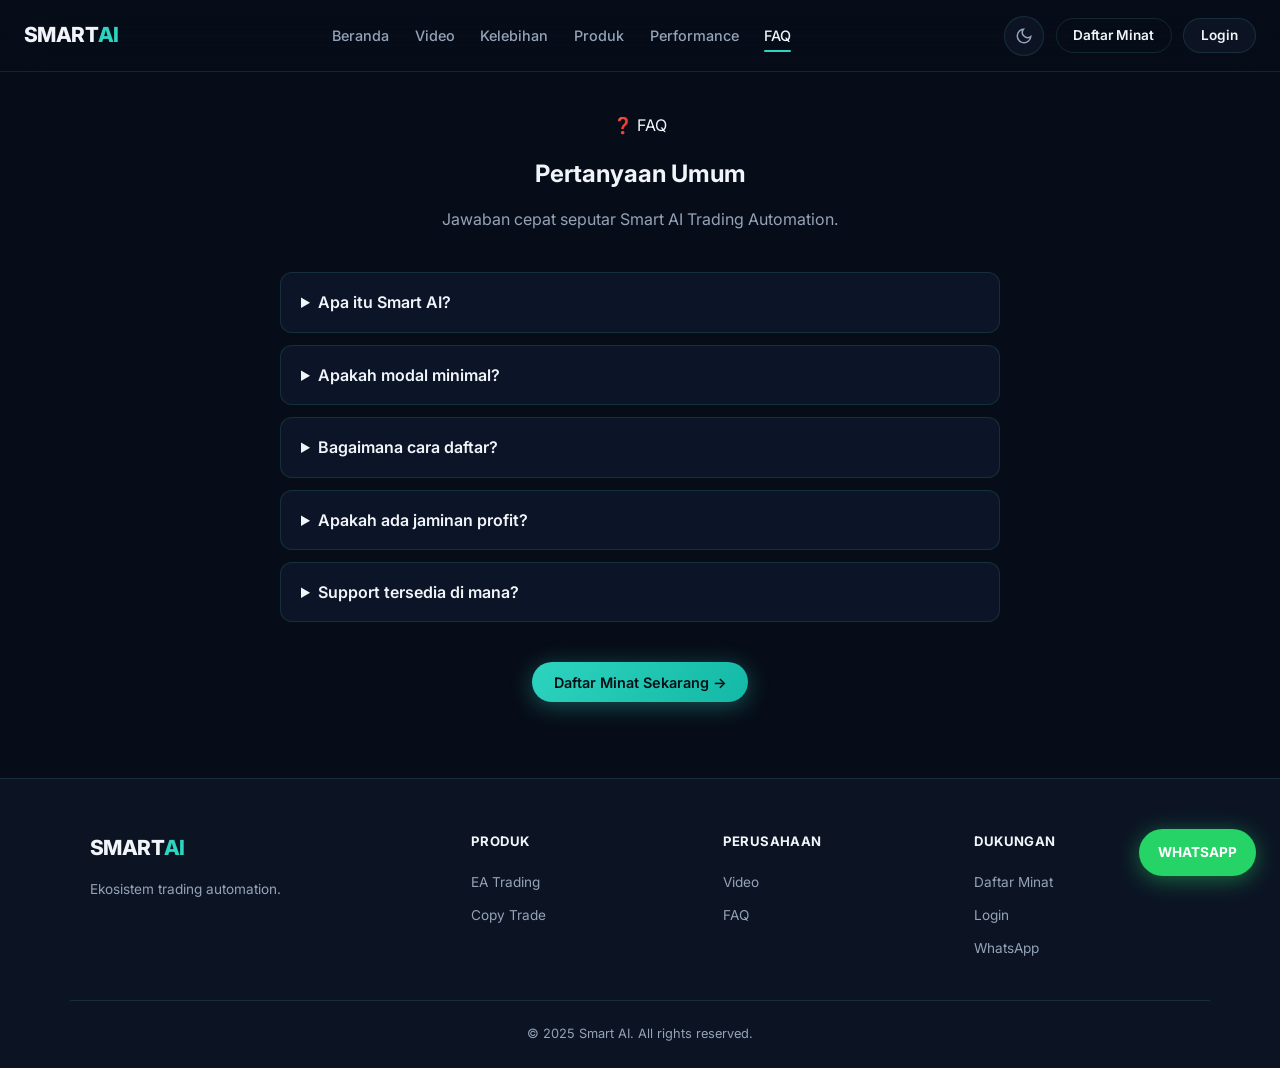
<file: faq.html>
<!DOCTYPE html>
<html lang="id" data-theme="dark">
<head>
<meta charset="UTF-8"/>
<meta name="viewport" content="width=device-width, initial-scale=1.0, viewport-fit=cover"/>
<title>FAQ — Smart AI</title>
<meta name="theme-color" content="#070d18"/>
<link href="https://fonts.googleapis.com/css2?family=Inter:wght@400;500;600;700;800&display=swap" rel="stylesheet">
<link rel="stylesheet" href="css/site.css">
<link rel="stylesheet" href="css/animations.css">
</head>
<body>
<nav class="navbar">
<a href="index.html" class="logo">SMART<span>AI</span></a>
<ul class="nav-links"><li><a href="index.html">Beranda</a></li><li><a href="video.html">Video</a></li><li><a href="kelebihan.html">Kelebihan</a></li><li><a href="produk.html">Produk</a></li><li><a href="performance.html">Performance</a></li><li><a href="faq.html" class="active">FAQ</a></li></ul>
<div class="nav-actions">
<button class="theme-toggle" id="theme-toggle" aria-label="Theme">
<svg class="icon-moon" width="18" height="18" fill="none" stroke="currentColor" stroke-width="2" viewBox="0 0 24 24"><path d="M21 12.79A9 9 0 1111.21 3 7 7 0 0021 12.79z"/></svg>
<svg class="icon-sun" width="18" height="18" fill="none" stroke="currentColor" stroke-width="2" viewBox="0 0 24 24"><circle cx="12" cy="12" r="5"/></svg>
</button>
<a href="daftar.html" class="btn btn-nav">Daftar Minat</a>
<a href="login.html" class="btn btn-login">Login</a>
<button class="hamburger" id="hamburger" aria-label="Menu"><span></span><span></span><span></span></button>
</div>
</nav>
<div class="mobile-menu" id="mobile-menu">
<a href="index.html" onclick="closeMenu()">Beranda</a><a href="video.html" onclick="closeMenu()">Video</a><a href="kelebihan.html" onclick="closeMenu()">Kelebihan</a><a href="produk.html" onclick="closeMenu()">Produk</a><a href="performance.html" onclick="closeMenu()">Performance</a><a href="faq.html" onclick="closeMenu()">FAQ</a>
<a href="login.html" onclick="closeMenu()">Login</a>
<a href="daftar.html" class="btn btn-primary" onclick="closeMenu()">Daftar Minat</a>
</div>
<main>
<section class="section" style="padding-top:calc(var(--nav-h) + 2.5rem)">
<div class="container">
<div class="reveal" style="text-align:center;margin-bottom:2.5rem">
<div class="badge" style="display:inline-flex;margin-bottom:1rem">❓ FAQ</div>
<h1>Pertanyaan Umum</h1>
<p style="color:var(--text-muted);max-width:520px;margin:0.75rem auto 0">Jawaban cepat seputar Smart AI Trading Automation.</p>
</div>
<div class="reveal" style="max-width:720px;margin:0 auto">
<details style="background:var(--bg-card);border:1px solid var(--border);border-radius:12px;padding:1rem 1.25rem;margin-bottom:.75rem">
<summary style="font-weight:600;cursor:pointer">Apa itu Smart AI?</summary>
<p style="margin-top:.75rem;color:var(--text-muted);font-size:.95rem">Smart AI adalah ekosistem trading automation yang menggabungkan EA (Expert Advisor), monitoring real-time, dan kontrol risiko dalam satu platform yang mudah digunakan.</p>
</details>
<details style="background:var(--bg-card);border:1px solid var(--border);border-radius:12px;padding:1rem 1.25rem;margin-bottom:.75rem">
<summary style="font-weight:600;cursor:pointer">Apakah modal minimal?</summary>
<p style="margin-top:.75rem;color:var(--text-muted);font-size:.95rem">Tidak ada modal minimal resmi. Anda bisa mulai sesuai kenyamanan dan risk management pribadi. Tim kami akan membantu setup sesuai profil Anda.</p>
</details>
<details style="background:var(--bg-card);border:1px solid var(--border);border-radius:12px;padding:1rem 1.25rem;margin-bottom:.75rem">
<summary style="font-weight:600;cursor:pointer">Bagaimana cara daftar?</summary>
<p style="margin-top:.75rem;color:var(--text-muted);font-size:.95rem">Klik tombol Daftar Minat, isi formulir, lalu tim kami akan menghubungi via WhatsApp untuk proses selanjutnya.</p>
</details>
<details style="background:var(--bg-card);border:1px solid var(--border);border-radius:12px;padding:1rem 1.25rem;margin-bottom:.75rem">
<summary style="font-weight:600;cursor:pointer">Apakah ada jaminan profit?</summary>
<p style="margin-top:.75rem;color:var(--text-muted);font-size:.95rem">Tidak ada jaminan profit di trading. Smart AI fokus pada automation, monitoring, dan risk control agar proses trading lebih disiplin dan terukur.</p>
</details>
<details style="background:var(--bg-card);border:1px solid var(--border);border-radius:12px;padding:1rem 1.25rem;margin-bottom:.75rem">
<summary style="font-weight:600;cursor:pointer">Support tersedia di mana?</summary>
<p style="margin-top:.75rem;color:var(--text-muted);font-size:.95rem">Support utama via WhatsApp. Anda juga bisa mengisi formulir Daftar Minat untuk dihubungi kembali.</p>
</details>
</div>
<div class="reveal" style="text-align:center;margin-top:2.5rem">
<a href="daftar.html" class="btn btn-primary">Daftar Minat Sekarang →</a>
</div>
</div>
</section>
</main>
<footer class="footer">
<div class="footer-inner">
<div><a href="index.html" class="logo">SMART<span>AI</span></a><p style="color:var(--text-muted);font-size:.85rem;margin-top:.8rem">Ekosistem trading automation.</p></div>
<div class="footer-col"><h4>Produk</h4><a href="produk.html">EA Trading</a><a href="produk.html">Copy Trade</a></div>
<div class="footer-col"><h4>Perusahaan</h4><a href="video.html">Video</a><a href="faq.html">FAQ</a></div>
<div class="footer-col"><h4>Dukungan</h4><a href="daftar.html">Daftar Minat</a><a href="login.html">Login</a><a href="https://wa.me/6282137585596" target="_blank" rel="noopener">WhatsApp</a></div>
</div>
<div class="footer-bottom">© 2025 Smart AI. All rights reserved.</div>
</footer>
<a href="https://wa.me/6282137585596" class="wa-float" target="_blank" rel="noopener">WHATSAPP</a>
<script src="js/site.js"></script>
<script src="js/animations.js"></script>
</body>
</html>
</file>
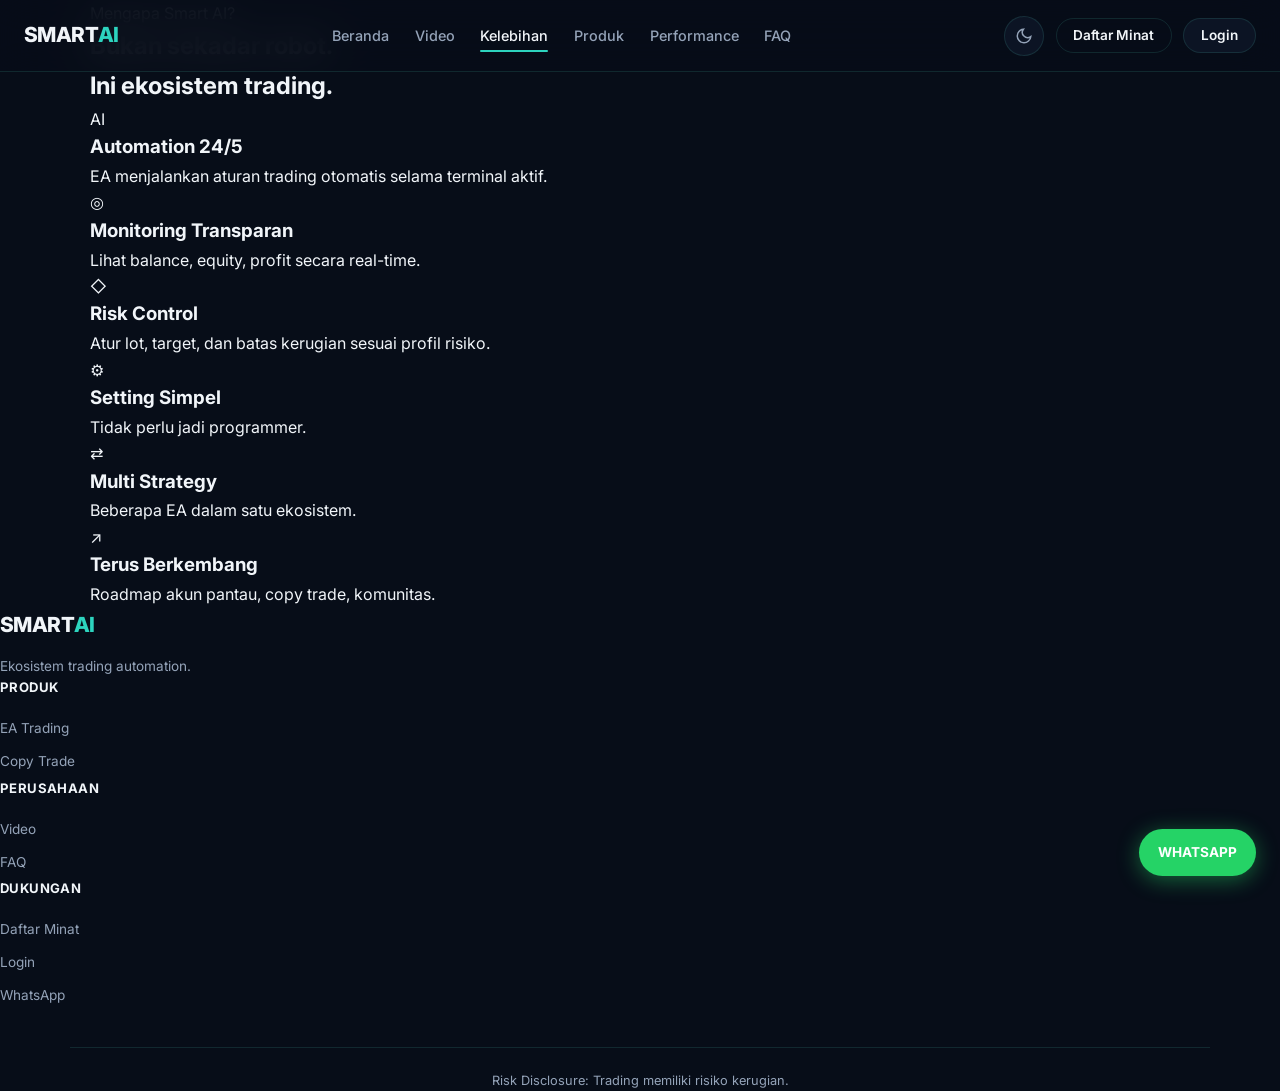
<file: kelebihan.html>
<!DOCTYPE html>
<html lang="id" data-theme="dark">
<head>
<meta charset="UTF-8"/>
<meta name="viewport" content="width=device-width, initial-scale=1.0, viewport-fit=cover"/>
<title>Kelebihan — Smart AI</title>
<meta name="theme-color" content="#070d18"/>
<link href="https://fonts.googleapis.com/css2?family=Inter:wght@400;500;600;700;800&display=swap" rel="stylesheet">
<link rel="stylesheet" href="css/site.css"><link rel="stylesheet" href="css/animations.css">
</head>
<body>
<nav class="navbar">
<a href="index.html" class="logo">SMART<span>AI</span></a>
<ul class="nav-links"><li><a href="index.html">Beranda</a></li><li><a href="video.html">Video</a></li><li><a href="kelebihan.html" class="active">Kelebihan</a></li><li><a href="produk.html">Produk</a></li><li><a href="performance.html">Performance</a></li><li><a href="faq.html">FAQ</a></li></ul>
<div class="nav-actions">
<button class="theme-toggle" id="theme-toggle" aria-label="Theme">
<svg class="icon-moon" width="18" height="18" fill="none" stroke="currentColor" stroke-width="2" viewBox="0 0 24 24"><path d="M21 12.79A9 9 0 1111.21 3 7 7 0 0021 12.79z"/></svg>
<svg class="icon-sun" width="18" height="18" fill="none" stroke="currentColor" stroke-width="2" viewBox="0 0 24 24"><circle cx="12" cy="12" r="5"/></svg>
</button>
<a href="daftar.html" class="btn btn-nav">Daftar Minat</a>
<a href="login.html" class="btn btn-login">Login</a>
<button class="hamburger" id="hamburger" aria-label="Menu"><span></span><span></span><span></span></button>
</div>
</nav>
<div class="mobile-menu" id="mobile-menu">
<a href="index.html" onclick="closeMenu()">Beranda</a><a href="video.html" onclick="closeMenu()">Video</a><a href="kelebihan.html" onclick="closeMenu()">Kelebihan</a><a href="produk.html" onclick="closeMenu()">Produk</a><a href="performance.html" onclick="closeMenu()">Performance</a><a href="faq.html" onclick="closeMenu()">FAQ</a>
<a href="login.html" onclick="closeMenu()">Login</a>
<a href="daftar.html" class="btn btn-primary" onclick="closeMenu()">Daftar Minat</a>
</div>
<main class="sub">
<section id="kelebihan"><div class="container">
<div class="section-label reveal">Mengapa Smart AI?</div>
<h2 class="section-title reveal">Bukan sekadar robot.<br>Ini ekosistem trading.</h2>
<div class="why-grid">
<div class="why-card reveal"><div class="why-icon">AI</div><h3>Automation 24/5</h3><p>EA menjalankan aturan trading otomatis selama terminal aktif.</p></div>
<div class="why-card reveal"><div class="why-icon">◎</div><h3>Monitoring Transparan</h3><p>Lihat balance, equity, profit secara real-time.</p></div>
<div class="why-card reveal"><div class="why-icon">◇</div><h3>Risk Control</h3><p>Atur lot, target, dan batas kerugian sesuai profil risiko.</p></div>
<div class="why-card reveal"><div class="why-icon">⚙</div><h3>Setting Simpel</h3><p>Tidak perlu jadi programmer.</p></div>
<div class="why-card reveal"><div class="why-icon">⇄</div><h3>Multi Strategy</h3><p>Beberapa EA dalam satu ekosistem.</p></div>
<div class="why-card reveal"><div class="why-icon">↗</div><h3>Terus Berkembang</h3><p>Roadmap akun pantau, copy trade, komunitas.</p></div>
</div>
</div></section>
</main>
<footer>
<div class="footer-grid">
<div><a href="index.html" class="logo">SMART<span>AI</span></a><p style="color:var(--text-muted);font-size:.85rem;margin-top:.8rem">Ekosistem trading automation.</p></div>
<div class="footer-col"><h4>Produk</h4><a href="produk.html">EA Trading</a><a href="produk.html">Copy Trade</a></div>
<div class="footer-col"><h4>Perusahaan</h4><a href="video.html">Video</a><a href="faq.html">FAQ</a></div>
<div class="footer-col"><h4>Dukungan</h4><a href="daftar.html">Daftar Minat</a><a href="login.html">Login</a><a href="https://wa.me/6282137585596" target="_blank" rel="noopener">WhatsApp</a></div>
</div>
<div class="footer-bottom">Risk Disclosure: Trading memiliki risiko kerugian.</div>
</footer>
<a href="https://wa.me/6282137585596" class="wa-float" target="_blank" rel="noopener">WHATSAPP</a>
<script src="js/site.js"></script>
<script src="js/animations.js"></script>
</body>
</html>
</file>
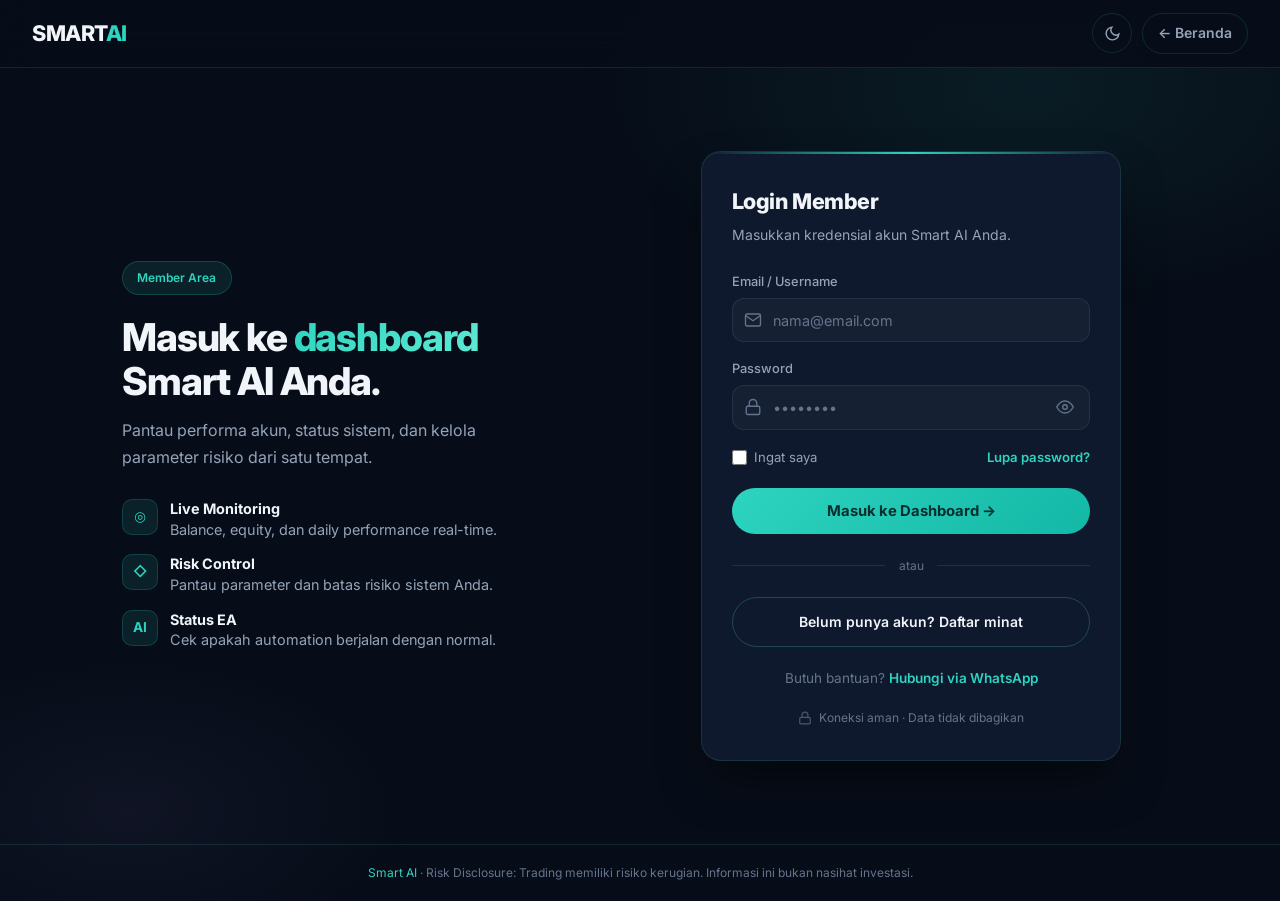
<file: login.html>
<!DOCTYPE html>
<html lang="id" data-theme="dark">
<head>
<meta charset="UTF-8">
<meta name="viewport" content="width=device-width, initial-scale=1.0, viewport-fit=cover">
<meta name="description" content="Login Member Smart AI — akses dashboard monitoring dan sistem trading automation.">
<meta name="theme-color" content="#070d18">
<title>Login Member — Smart AI</title>
<link rel="preconnect" href="https://fonts.googleapis.com">
<link rel="preconnect" href="https://fonts.gstatic.com" crossorigin>
<link href="https://fonts.googleapis.com/css2?family=Inter:wght@400;500;600;700;800&display=swap" rel="stylesheet">
<style>
:root, [data-theme="dark"] {
  --bg: #070d18;
  --bg-elevated: #0c1424;
  --bg-card: #0f192d;
  --border: rgba(94, 234, 212, 0.12);
  --border-strong: rgba(94, 234, 212, 0.22);
  --cyan: #2dd4bf;
  --teal: #14b8a6;
  --green: #34d399;
  --red: #f87171;
  --text: #f1f5f9;
  --text-muted: #94a3b8;
  --text-dim: #64748b;
  --yellow: #fbbf24;
  --input-bg: rgba(255, 255, 255, 0.03);
  --input-border: rgba(255, 255, 255, 0.08);
  --nav-bg: rgba(7, 13, 24, 0.88);
  --shadow: 0 25px 50px -12px rgba(0, 0, 0, 0.55);
}
[data-theme="light"] {
  --bg: #f8fafc;
  --bg-elevated: #ffffff;
  --bg-card: #ffffff;
  --border: rgba(15, 23, 42, 0.08);
  --border-strong: rgba(15, 23, 42, 0.14);
  --cyan: #0d9488;
  --teal: #0f766e;
  --green: #059669;
  --red: #dc2626;
  --text: #0f172a;
  --text-muted: #475569;
  --text-dim: #94a3b8;
  --yellow: #d97706;
  --input-bg: rgba(15, 23, 42, 0.03);
  --input-border: rgba(15, 23, 42, 0.1);
  --nav-bg: rgba(248, 250, 252, 0.92);
  --shadow: 0 25px 50px -12px rgba(0, 0, 0, 0.12);
}

*, *::before, *::after { margin: 0; padding: 0; box-sizing: border-box; }
html { -webkit-text-size-adjust: 100%; }
body {
  font-family: Inter, system-ui, -apple-system, sans-serif;
  background: var(--bg);
  color: var(--text);
  min-height: 100vh;
  line-height: 1.6;
  -webkit-font-smoothing: antialiased;
  overflow-x: hidden;
}

/* Ambient */
body::before {
  content: '';
  position: fixed;
  inset: 0;
  background:
    radial-gradient(ellipse 70% 50% at 80% 10%, rgba(45, 212, 191, 0.08), transparent 50%),
    radial-gradient(ellipse 50% 40% at 10% 90%, rgba(167, 139, 250, 0.06), transparent 45%);
  pointer-events: none;
  z-index: 0;
}

/* Nav */
.navbar {
  position: relative;
  z-index: 10;
  height: 68px;
  padding: 0 2rem;
  display: flex;
  align-items: center;
  justify-content: space-between;
  border-bottom: 1px solid var(--border);
  background: var(--nav-bg);
  backdrop-filter: blur(16px);
  -webkit-backdrop-filter: blur(16px);
}
.logo {
  font-size: 1.35rem;
  font-weight: 800;
  color: var(--text);
  text-decoration: none;
  letter-spacing: -0.02em;
}
.logo span { color: var(--cyan); }
.nav-right {
  display: flex;
  align-items: center;
  gap: 0.6rem;
}
.theme-toggle {
  width: 40px;
  height: 40px;
  border-radius: 50%;
  border: 1px solid var(--border);
  background: transparent;
  color: var(--text-muted);
  cursor: pointer;
  display: grid;
  place-items: center;
  transition: border-color 0.15s, color 0.15s;
}
.theme-toggle:hover { border-color: var(--cyan); color: var(--cyan); }
[data-theme="dark"] .theme-toggle .icon-sun { display: none; }
[data-theme="light"] .theme-toggle .icon-moon { display: none; }
.btn-back {
  color: var(--text-muted);
  text-decoration: none;
  font-size: 0.875rem;
  font-weight: 600;
  padding: 0.5rem 0.95rem;
  border-radius: 999px;
  border: 1px solid var(--border);
  transition: color 0.15s, border-color 0.15s, background 0.15s;
}
.btn-back:hover {
  color: var(--cyan);
  border-color: var(--cyan);
  background: rgba(45, 212, 191, 0.08);
}

/* Layout */
.page {
  position: relative;
  z-index: 1;
  min-height: calc(100vh - 68px - 56px);
  display: grid;
  grid-template-columns: 1fr 1fr;
  max-width: 1100px;
  margin: 0 auto;
  width: 100%;
  padding: 2.5rem 2rem;
  gap: 3rem;
  align-items: center;
}

/* Left panel */
.panel-left {
  padding-right: 1rem;
}
.badge {
  display: inline-flex;
  align-items: center;
  gap: 0.4rem;
  padding: 0.4rem 0.9rem;
  border-radius: 999px;
  font-size: 0.75rem;
  font-weight: 600;
  color: var(--cyan);
  background: rgba(45, 212, 191, 0.1);
  border: 1px solid rgba(45, 212, 191, 0.2);
  margin-bottom: 1.25rem;
}
.panel-left h1 {
  font-size: clamp(1.8rem, 3.5vw, 2.4rem);
  font-weight: 800;
  letter-spacing: -0.03em;
  line-height: 1.15;
  margin-bottom: 0.85rem;
}
.panel-left h1 .grad {
  background: linear-gradient(135deg, var(--cyan), #5eead4);
  -webkit-background-clip: text;
  -webkit-text-fill-color: transparent;
  background-clip: text;
}
.panel-left > p {
  color: var(--text-muted);
  font-size: 1rem;
  max-width: 380px;
  margin-bottom: 1.75rem;
  line-height: 1.7;
}
.features {
  list-style: none;
  display: flex;
  flex-direction: column;
  gap: 0.85rem;
}
.features li {
  display: flex;
  align-items: flex-start;
  gap: 0.75rem;
  font-size: 0.9rem;
  color: var(--text-muted);
  line-height: 1.45;
}
.features .icon {
  width: 36px;
  height: 36px;
  border-radius: 10px;
  background: rgba(45, 212, 191, 0.1);
  border: 1px solid rgba(45, 212, 191, 0.18);
  display: grid;
  place-items: center;
  flex-shrink: 0;
  color: var(--cyan);
  font-size: 0.85rem;
  font-weight: 700;
}

/* Login card */
.panel-right {
  display: flex;
  justify-content: center;
}
.login-card {
  width: 100%;
  max-width: 420px;
  background: var(--bg-card);
  border: 1px solid var(--border);
  border-radius: 20px;
  padding: 2rem 1.85rem;
  box-shadow: var(--shadow);
  position: relative;
  overflow: hidden;
}
.login-card::before {
  content: '';
  position: absolute;
  top: 0; left: 0; right: 0;
  height: 2px;
  background: linear-gradient(90deg, transparent, var(--cyan), transparent);
}
.login-card h2 {
  font-size: 1.35rem;
  font-weight: 800;
  letter-spacing: -0.02em;
  margin-bottom: 0.3rem;
}
.login-card .sub {
  color: var(--text-muted);
  font-size: 0.875rem;
  margin-bottom: 1.6rem;
}

.form-group {
  margin-bottom: 1.05rem;
}
.form-group label {
  display: block;
  font-size: 0.8rem;
  font-weight: 500;
  color: var(--text-muted);
  margin-bottom: 0.35rem;
}
.input-wrap {
  position: relative;
}
.input-wrap .prefix {
  position: absolute;
  left: 12px;
  top: 50%;
  transform: translateY(-50%);
  color: var(--text-dim);
  pointer-events: none;
  display: flex;
}
input[type="email"],
input[type="text"],
input[type="password"] {
  width: 100%;
  padding: 0.8rem 1rem 0.8rem 2.55rem;
  border-radius: 12px;
  border: 1px solid var(--input-border);
  background: var(--input-bg);
  color: var(--text);
  font-family: inherit;
  font-size: 0.9rem;
  transition: border-color 0.15s, box-shadow 0.15s;
}
input:focus {
  outline: none;
  border-color: var(--cyan);
  box-shadow: 0 0 0 3px rgba(45, 212, 191, 0.12);
}
input::placeholder { color: var(--text-dim); }

.toggle-pass {
  position: absolute;
  right: 10px;
  top: 50%;
  transform: translateY(-50%);
  background: none;
  border: none;
  color: var(--text-dim);
  cursor: pointer;
  padding: 6px;
  display: grid;
  place-items: center;
  border-radius: 6px;
}
.toggle-pass:hover { color: var(--text-muted); }

.row-opts {
  display: flex;
  align-items: center;
  justify-content: space-between;
  margin-bottom: 1.25rem;
  font-size: 0.82rem;
}
.remember {
  display: flex;
  align-items: center;
  gap: 0.45rem;
  color: var(--text-muted);
  cursor: pointer;
  user-select: none;
}
.remember input {
  width: 15px;
  height: 15px;
  accent-color: var(--cyan);
  cursor: pointer;
}
.forgot {
  color: var(--cyan);
  text-decoration: none;
  font-weight: 600;
}
.forgot:hover { text-decoration: underline; }

.btn-submit {
  width: 100%;
  padding: 0.9rem 1.25rem;
  border: none;
  border-radius: 999px;
  cursor: pointer;
  font-family: inherit;
  font-weight: 700;
  font-size: 0.925rem;
  background: linear-gradient(135deg, var(--cyan), var(--teal));
  color: #042f2e;
  position: relative;
  overflow: hidden;
  transition: transform 0.15s, box-shadow 0.15s;
}
.btn-submit::after {
  content: '';
  position: absolute;
  top: 0; left: -100%;
  width: 55%; height: 100%;
  background: linear-gradient(90deg, transparent, rgba(255,255,255,0.28), transparent);
  transform: skewX(-18deg);
}
.btn-submit:hover {
  transform: translateY(-1px);
  box-shadow: 0 8px 26px rgba(45, 212, 191, 0.35);
}
.btn-submit:hover::after { animation: shine 0.65s ease; }
.btn-submit:disabled {
  opacity: 0.7;
  cursor: not-allowed;
  transform: none;
  box-shadow: none;
}
@keyframes shine {
  0% { left: -100%; }
  100% { left: 120%; }
}

.divider {
  display: flex;
  align-items: center;
  gap: 0.85rem;
  margin: 1.35rem 0;
  color: var(--text-dim);
  font-size: 0.75rem;
}
.divider::before,
.divider::after {
  content: '';
  flex: 1;
  height: 1px;
  background: var(--border);
}

.btn-outline {
  width: 100%;
  padding: 0.8rem 1.25rem;
  border-radius: 999px;
  border: 1px solid var(--border-strong);
  background: transparent;
  color: var(--text);
  font-family: inherit;
  font-weight: 600;
  font-size: 0.875rem;
  cursor: pointer;
  text-decoration: none;
  display: inline-flex;
  align-items: center;
  justify-content: center;
  gap: 0.45rem;
  transition: border-color 0.15s, color 0.15s, background 0.15s;
}
.btn-outline:hover {
  border-color: var(--cyan);
  color: var(--cyan);
  background: rgba(45, 212, 191, 0.06);
}

.alert {
  display: none;
  margin-bottom: 1rem;
  padding: 0.85rem 1rem;
  border-radius: 10px;
  font-size: 0.85rem;
  font-weight: 500;
  line-height: 1.45;
}
.alert.show { display: block; }
.alert-error {
  background: rgba(248, 113, 113, 0.1);
  border: 1px solid rgba(248, 113, 113, 0.25);
  color: var(--red);
}
.alert-info {
  background: rgba(45, 212, 191, 0.1);
  border: 1px solid rgba(45, 212, 191, 0.22);
  color: var(--cyan);
}

.footer-links {
  margin-top: 1.35rem;
  text-align: center;
  font-size: 0.85rem;
  color: var(--text-dim);
}
.footer-links a {
  color: var(--cyan);
  text-decoration: none;
  font-weight: 600;
}
.footer-links a:hover { text-decoration: underline; }

.secure-note {
  margin-top: 1.15rem;
  display: flex;
  align-items: center;
  justify-content: center;
  gap: 0.4rem;
  font-size: 0.75rem;
  color: var(--text-dim);
}
.secure-note svg { opacity: 0.7; }

/* Site footer */
.site-footer {
  position: relative;
  z-index: 1;
  text-align: center;
  padding: 1.15rem 1.5rem;
  font-size: 0.75rem;
  color: var(--text-dim);
  border-top: 1px solid var(--border);
}
.site-footer a { color: var(--cyan); text-decoration: none; }

/* Responsive */
@media (max-width: 860px) {
  .page {
    grid-template-columns: 1fr;
    padding: 1.75rem 1.25rem 2.5rem;
    gap: 2rem;
  }
  .panel-left {
    text-align: center;
    padding-right: 0;
  }
  .panel-left > p { margin-left: auto; margin-right: auto; }
  .features { align-items: center; }
  .features li { max-width: 320px; text-align: left; }
  .navbar { padding: 0 1.15rem; height: 60px; }
}
@media (max-width: 420px) {
  .login-card { padding: 1.5rem 1.2rem; }
  .row-opts { flex-direction: column; align-items: flex-start; gap: 0.65rem; }
}
</style>
</head>
<body>

<nav class="navbar">
  <a href="index.html" class="logo">SMART<span>AI</span></a>
  <div class="nav-right">
    <button class="theme-toggle" id="theme-toggle" aria-label="Ganti tema">
      <svg class="icon-moon" width="17" height="17" fill="none" stroke="currentColor" stroke-width="2" viewBox="0 0 24 24"><path d="M21 12.79A9 9 0 1111.21 3 7 7 0 0021 12.79z"/></svg>
      <svg class="icon-sun" width="17" height="17" fill="none" stroke="currentColor" stroke-width="2" viewBox="0 0 24 24"><circle cx="12" cy="12" r="5"/><path d="M12 1v2M12 21v2M4.22 4.22l1.42 1.42M18.36 18.36l1.42 1.42M1 12h2M21 12h2M4.22 19.78l1.42-1.42M18.36 5.64l1.42-1.42"/></svg>
    </button>
    <a href="index.html" class="btn-back">← Beranda</a>
  </div>
</nav>

<main class="page">
  <div class="panel-left">
    <div class="badge">Member Area</div>
    <h1>Masuk ke <span class="grad">dashboard</span><br>Smart AI Anda.</h1>
    <p>Pantau performa akun, status sistem, dan kelola parameter risiko dari satu tempat.</p>
    <ul class="features">
      <li>
        <span class="icon">◎</span>
        <span><strong style="color:var(--text)">Live Monitoring</strong><br>Balance, equity, dan daily performance real-time.</span>
      </li>
      <li>
        <span class="icon">◇</span>
        <span><strong style="color:var(--text)">Risk Control</strong><br>Pantau parameter dan batas risiko sistem Anda.</span>
      </li>
      <li>
        <span class="icon">AI</span>
        <span><strong style="color:var(--text)">Status EA</strong><br>Cek apakah automation berjalan dengan normal.</span>
      </li>
    </ul>
  </div>

  <div class="panel-right">
    <div class="login-card">
      <h2>Login Member</h2>
      <p class="sub">Masukkan kredensial akun Smart AI Anda.</p>

      <div class="alert alert-error" id="alert-error"></div>
      <div class="alert alert-info" id="alert-info"></div>

      <form id="login-form" novalidate>
        <div class="form-group">
          <label for="email">Email / Username</label>
          <div class="input-wrap">
            <span class="prefix">
              <svg width="18" height="18" fill="none" stroke="currentColor" stroke-width="1.8" viewBox="0 0 24 24"><path d="M4 4h16c1.1 0 2 .9 2 2v12c0 1.1-.9 2-2 2H4c-1.1 0-2-.9-2-2V6c0-1.1.9-2 2-2z"/><polyline points="22,6 12,13 2,6"/></svg>
            </span>
            <input type="email" id="email" name="email" required placeholder="nama@email.com" autocomplete="username">
          </div>
        </div>

        <div class="form-group">
          <label for="password">Password</label>
          <div class="input-wrap">
            <span class="prefix">
              <svg width="18" height="18" fill="none" stroke="currentColor" stroke-width="1.8" viewBox="0 0 24 24"><rect x="3" y="11" width="18" height="11" rx="2"/><path d="M7 11V7a5 5 0 0110 0v4"/></svg>
            </span>
            <input type="password" id="password" name="password" required placeholder="••••••••" autocomplete="current-password">
            <button type="button" class="toggle-pass" id="toggle-pass" aria-label="Tampilkan password">
              <svg id="eye-open" width="18" height="18" fill="none" stroke="currentColor" stroke-width="1.8" viewBox="0 0 24 24"><path d="M1 12s4-8 11-8 11 8 11 8-4 8-11 8-11-8-11-8z"/><circle cx="12" cy="12" r="3"/></svg>
              <svg id="eye-closed" width="18" height="18" fill="none" stroke="currentColor" stroke-width="1.8" viewBox="0 0 24 24" style="display:none"><path d="M17.94 17.94A10.07 10.07 0 0112 20c-7 0-11-8-11-8a18.45 18.45 0 015.06-5.94M9.9 4.24A9.12 9.12 0 0112 4c7 0 11 8 11 8a18.5 18.5 0 01-2.16 3.19m-6.72-1.07a3 3 0 11-4.24-4.24"/><line x1="1" y1="1" x2="23" y2="23"/></svg>
            </button>
          </div>
        </div>

        <div class="row-opts">
          <label class="remember">
            <input type="checkbox" id="remember" name="remember">
            Ingat saya
          </label>
          <a href="#" class="forgot" id="forgot-link">Lupa password?</a>
        </div>

        <button type="submit" class="btn-submit" id="submit-btn">Masuk ke Dashboard →</button>
      </form>

      <div class="divider">atau</div>

      <a href="index.html#daftar" class="btn-outline">
        Belum punya akun? Daftar minat
      </a>

      <div class="footer-links">
        Butuh bantuan? <a href="https://wa.me/6281234567890" target="_blank" rel="noopener">Hubungi via WhatsApp</a>
      </div>

      <div class="secure-note">
        <svg width="14" height="14" fill="none" stroke="currentColor" stroke-width="2" viewBox="0 0 24 24"><rect x="3" y="11" width="18" height="11" rx="2"/><path d="M7 11V7a5 5 0 0110 0v4"/></svg>
        Koneksi aman · Data tidak dibagikan
      </div>
    </div>
  </div>
</main>

<footer class="site-footer">
  <a href="index.html">Smart AI</a> · Risk Disclosure: Trading memiliki risiko kerugian. Informasi ini bukan nasihat investasi.
</footer>

<script>
/* Theme */
const html = document.documentElement;
const saved = localStorage.getItem('theme');
if (saved) html.setAttribute('data-theme', saved);
document.getElementById('theme-toggle').addEventListener('click', () => {
  const n = html.getAttribute('data-theme') === 'dark' ? 'light' : 'dark';
  html.setAttribute('data-theme', n);
  localStorage.setItem('theme', n);
});

/* Toggle password visibility */
const passInput = document.getElementById('password');
const togglePass = document.getElementById('toggle-pass');
const eyeOpen = document.getElementById('eye-open');
const eyeClosed = document.getElementById('eye-closed');
togglePass.addEventListener('click', () => {
  const show = passInput.type === 'password';
  passInput.type = show ? 'text' : 'password';
  eyeOpen.style.display = show ? 'none' : 'block';
  eyeClosed.style.display = show ? 'block' : 'none';
});

/* Alerts */
const alertError = document.getElementById('alert-error');
const alertInfo = document.getElementById('alert-info');
function showError(msg) {
  alertInfo.classList.remove('show');
  alertError.textContent = msg;
  alertError.classList.add('show');
}
function showInfo(msg) {
  alertError.classList.remove('show');
  alertInfo.textContent = msg;
  alertInfo.classList.add('show');
}
function hideAlerts() {
  alertError.classList.remove('show');
  alertInfo.classList.remove('show');
}

/* Forgot password */
document.getElementById('forgot-link').addEventListener('click', (e) => {
  e.preventDefault();
  showInfo('Untuk reset password, hubungi tim Smart AI melalui WhatsApp atau formulir daftar minat di beranda.');
});

/* Login submit — placeholder (siap dihubungkan ke backend) */
const form = document.getElementById('login-form');
const submitBtn = document.getElementById('submit-btn');

form.addEventListener('submit', async (e) => {
  e.preventDefault();
  hideAlerts();

  const email = document.getElementById('email').value.trim();
  const password = document.getElementById('password').value;

  if (!email) {
    showError('Email / username wajib diisi.');
    document.getElementById('email').focus();
    return;
  }
  if (!password || password.length < 4) {
    showError('Password minimal 4 karakter.');
    passInput.focus();
    return;
  }

  submitBtn.disabled = true;
  submitBtn.textContent = 'Memverifikasi...';

  // Simulasi request — ganti dengan endpoint login nyata nanti
  await new Promise(r => setTimeout(r, 900));

  showInfo('Login member masih dalam pengembangan. Hubungi tim Smart AI untuk mendapatkan akses dashboard.');
  submitBtn.disabled = false;
  submitBtn.textContent = 'Masuk ke Dashboard →';

  /*
  // Contoh integrasi backend nantinya:
  try {
    const res = await fetch('/api/login.php', {
      method: 'POST',
      headers: { 'Content-Type': 'application/json' },
      body: JSON.stringify({ email, password, remember: document.getElementById('remember').checked })
    });
    const data = await res.json();
    if (!res.ok || !data.ok) throw new Error(data.error || 'Login gagal');
    window.location.href = data.redirect || 'dashboard.html';
  } catch (err) {
    showError(err.message || 'Terjadi kesalahan. Coba lagi.');
    submitBtn.disabled = false;
    submitBtn.textContent = 'Masuk ke Dashboard →';
  }
  */
});
</script>
</body>
</html>
</file>
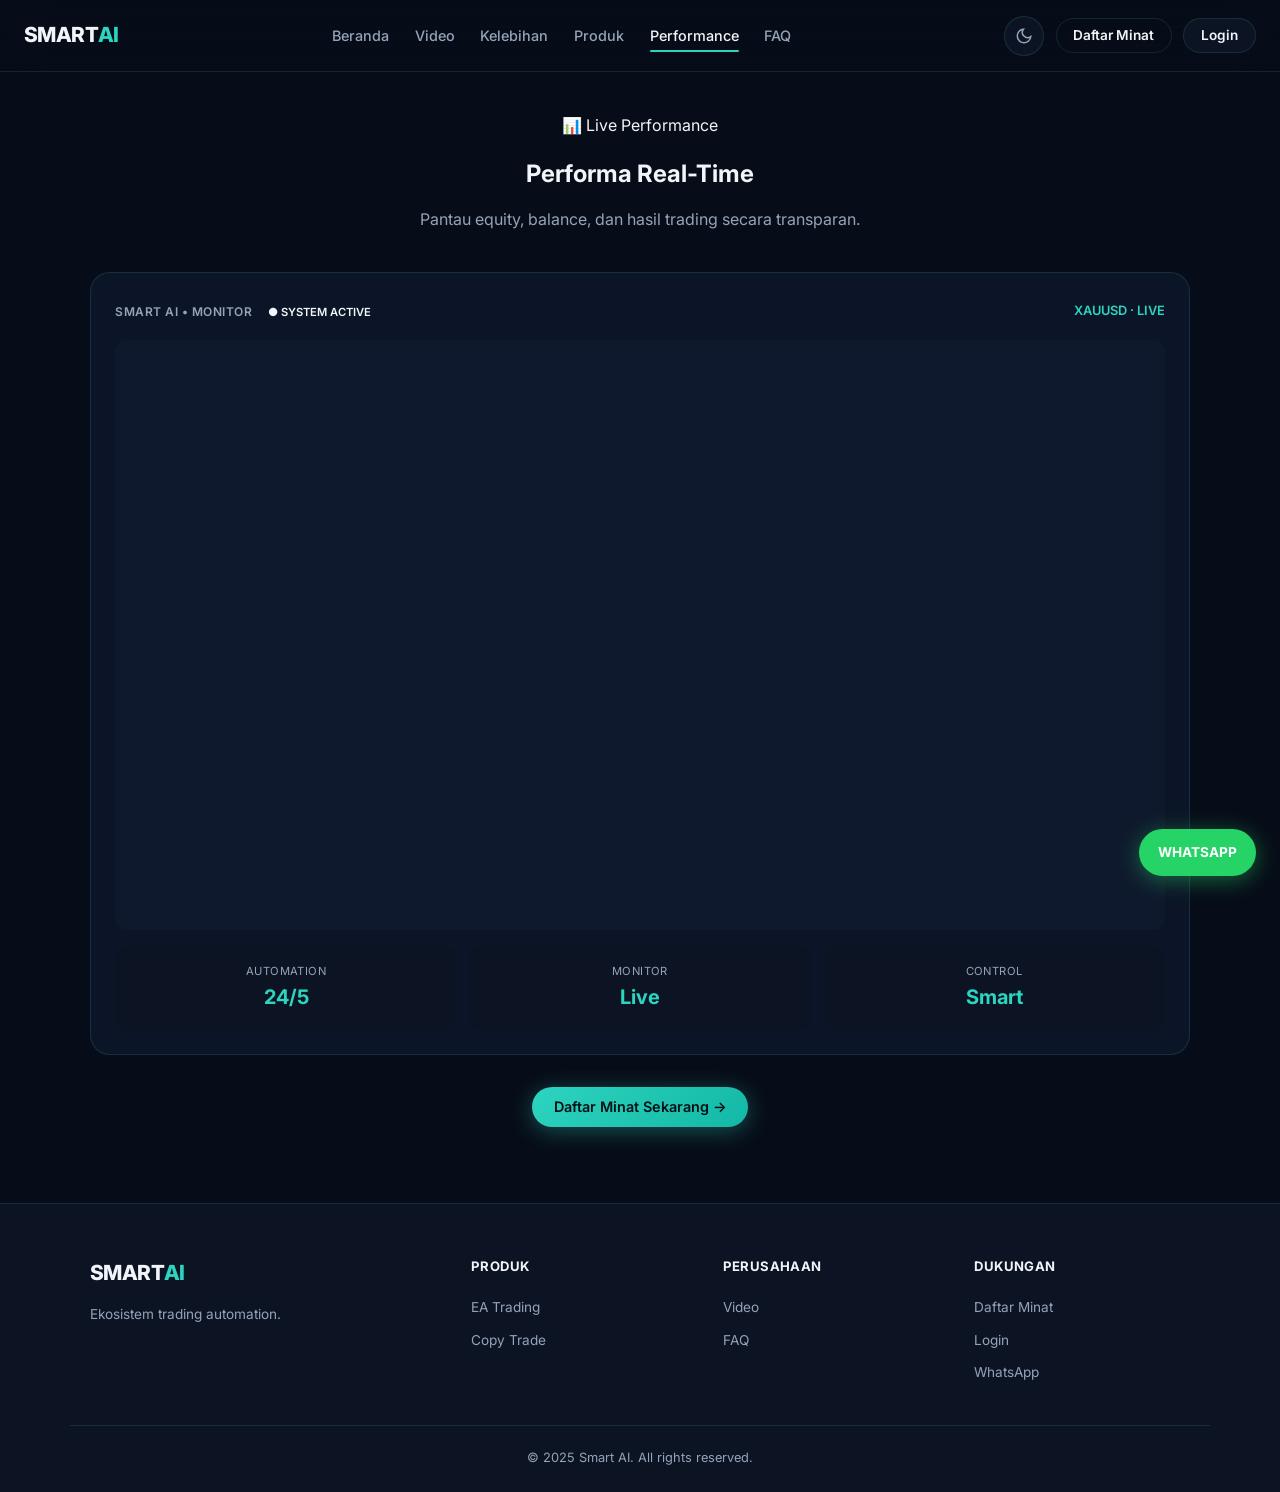
<file: performance.html>
<!DOCTYPE html>
<html lang="id" data-theme="dark">
<head>
<meta charset="UTF-8"/>
<meta name="viewport" content="width=device-width, initial-scale=1.0, viewport-fit=cover"/>
<title>Performance — Smart AI</title>
<meta name="theme-color" content="#070d18"/>
<link href="https://fonts.googleapis.com/css2?family=Inter:wght@400;500;600;700;800&display=swap" rel="stylesheet">
<link rel="stylesheet" href="css/site.css">
<link rel="stylesheet" href="css/animations.css">
</head>
<body>
<nav class="navbar">
<a href="index.html" class="logo">SMART<span>AI</span></a>
<ul class="nav-links"><li><a href="index.html">Beranda</a></li><li><a href="video.html">Video</a></li><li><a href="kelebihan.html">Kelebihan</a></li><li><a href="produk.html">Produk</a></li><li><a href="performance.html" class="active">Performance</a></li><li><a href="faq.html">FAQ</a></li></ul>
<div class="nav-actions">
<button class="theme-toggle" id="theme-toggle" aria-label="Theme">
<svg class="icon-moon" width="18" height="18" fill="none" stroke="currentColor" stroke-width="2" viewBox="0 0 24 24"><path d="M21 12.79A9 9 0 1111.21 3 7 7 0 0021 12.79z"/></svg>
<svg class="icon-sun" width="18" height="18" fill="none" stroke="currentColor" stroke-width="2" viewBox="0 0 24 24"><circle cx="12" cy="12" r="5"/></svg>
</button>
<a href="daftar.html" class="btn btn-nav">Daftar Minat</a>
<a href="login.html" class="btn btn-login">Login</a>
<button class="hamburger" id="hamburger" aria-label="Menu"><span></span><span></span><span></span></button>
</div>
</nav>
<div class="mobile-menu" id="mobile-menu">
<a href="index.html" onclick="closeMenu()">Beranda</a><a href="video.html" onclick="closeMenu()">Video</a><a href="kelebihan.html" onclick="closeMenu()">Kelebihan</a><a href="produk.html" onclick="closeMenu()">Produk</a><a href="performance.html" onclick="closeMenu()">Performance</a><a href="faq.html" onclick="closeMenu()">FAQ</a>
<a href="login.html" onclick="closeMenu()">Login</a>
<a href="daftar.html" class="btn btn-primary" onclick="closeMenu()">Daftar Minat</a>
</div>
<main>
<section class="section" style="padding-top:calc(var(--nav-h) + 2.5rem)">
<div class="container">
<div class="reveal" style="text-align:center;margin-bottom:2.5rem">
<div class="badge" style="display:inline-flex;margin-bottom:1rem">📊 Live Performance</div>
<h1>Performa Real-Time</h1>
<p style="color:var(--text-muted);max-width:520px;margin:0.75rem auto 0">Pantau equity, balance, dan hasil trading secara transparan.</p>
</div>
<div class="reveal" style="background:var(--bg-card);border:1px solid var(--border);border-radius:20px;padding:1.5rem;margin-bottom:2rem">
<div style="display:flex;justify-content:space-between;align-items:center;margin-bottom:1rem;flex-wrap:wrap;gap:.75rem">
<div>
<span style="font-size:.75rem;font-weight:600;color:var(--text-muted);letter-spacing:.5px">SMART AI • MONITOR</span>
<span style="margin-left:.75rem;font-size:.7rem;color:var(--success);font-weight:600">● SYSTEM ACTIVE</span>
</div>
<div style="font-size:.8rem;color:var(--cyan);font-weight:600">XAUUSD · LIVE</div>
</div>
<div style="border-radius:12px;overflow:hidden;background:#0f192d;aspect-ratio:16/9;margin-bottom:1rem">
<iframe title="XAUUSD Live Chart" loading="lazy" style="width:100%;height:100%;border:0" src="https://s.tradingview.com/widgetembed/?frameElementId=tv_perf&symbol=OANDA%3AXAUUSD&interval=15&hidesidetoolbar=1&hidetoptoolbar=1&symboledit=0&saveimage=0&toolbarbg=0f192d&studies=%5B%5D&theme=dark&style=1&timezone=Asia%2FJakarta&withdateranges=0&hideideas=1&hidevolume=1&hidelegend=1&studies_overrides=%7B%7D&overrides=%7B%22paneProperties.background%22%3A%22%230f192d%22%2C%22paneProperties.backgroundType%22%3A%22solid%22%2C%22mainSeriesProperties.candleStyle.upColor%22%3A%22%232dd4bf%22%2C%22mainSeriesProperties.candleStyle.downColor%22%3A%22%23f87171%22%2C%22mainSeriesProperties.candleStyle.borderUpColor%22%3A%22%232dd4bf%22%2C%22mainSeriesProperties.candleStyle.borderDownColor%22%3A%22%23f87171%22%2C%22mainSeriesProperties.candleStyle.wickUpColor%22%3A%22%232dd4bf%22%2C%22mainSeriesProperties.candleStyle.wickDownColor%22%3A%22%23f87171%22%2C%22scalesProperties.textColor%22%3A%22%2394a3b8%22%2C%22scalesProperties.lineColor%22%3A%22%231e293b%22%7D&enabled_features=%5B%5D&disabled_features=%5B%22header_widget%22%2C%22left_toolbar%22%2C%22create_volume_indicator_by_default%22%5D&locale=id" allowtransparency="true" allowfullscreen></iframe>
</div>
<div style="display:grid;grid-template-columns:repeat(auto-fit,minmax(140px,1fr));gap:.75rem">
<div style="background:var(--bg-elevated);border-radius:12px;padding:1rem;text-align:center">
<div style="font-size:.7rem;color:var(--text-muted);text-transform:uppercase;letter-spacing:.4px">Automation</div>
<div style="font-size:1.25rem;font-weight:700;color:var(--cyan)">24/5</div>
</div>
<div style="background:var(--bg-elevated);border-radius:12px;padding:1rem;text-align:center">
<div style="font-size:.7rem;color:var(--text-muted);text-transform:uppercase;letter-spacing:.4px">Monitor</div>
<div style="font-size:1.25rem;font-weight:700;color:var(--cyan)">Live</div>
</div>
<div style="background:var(--bg-elevated);border-radius:12px;padding:1rem;text-align:center">
<div style="font-size:.7rem;color:var(--text-muted);text-transform:uppercase;letter-spacing:.4px">Control</div>
<div style="font-size:1.25rem;font-weight:700;color:var(--cyan)">Smart</div>
</div>
</div>
</div>
<div class="reveal" style="text-align:center;margin-top:2rem">
<a href="daftar.html" class="btn btn-primary">Daftar Minat Sekarang →</a>
</div>
</div>
</section>
</main>
<footer class="footer">
<div class="footer-inner">
<div><a href="index.html" class="logo">SMART<span>AI</span></a><p style="color:var(--text-muted);font-size:.85rem;margin-top:.8rem">Ekosistem trading automation.</p></div>
<div class="footer-col"><h4>Produk</h4><a href="produk.html">EA Trading</a><a href="produk.html">Copy Trade</a></div>
<div class="footer-col"><h4>Perusahaan</h4><a href="video.html">Video</a><a href="faq.html">FAQ</a></div>
<div class="footer-col"><h4>Dukungan</h4><a href="daftar.html">Daftar Minat</a><a href="login.html">Login</a><a href="https://wa.me/6282137585596" target="_blank" rel="noopener">WhatsApp</a></div>
</div>
<div class="footer-bottom">© 2025 Smart AI. All rights reserved.</div>
</footer>
<a href="https://wa.me/6282137585596" class="wa-float" target="_blank" rel="noopener">WHATSAPP</a>
<script src="js/site.js"></script>
<script src="js/animations.js"></script>
</body>
</html>
</file>
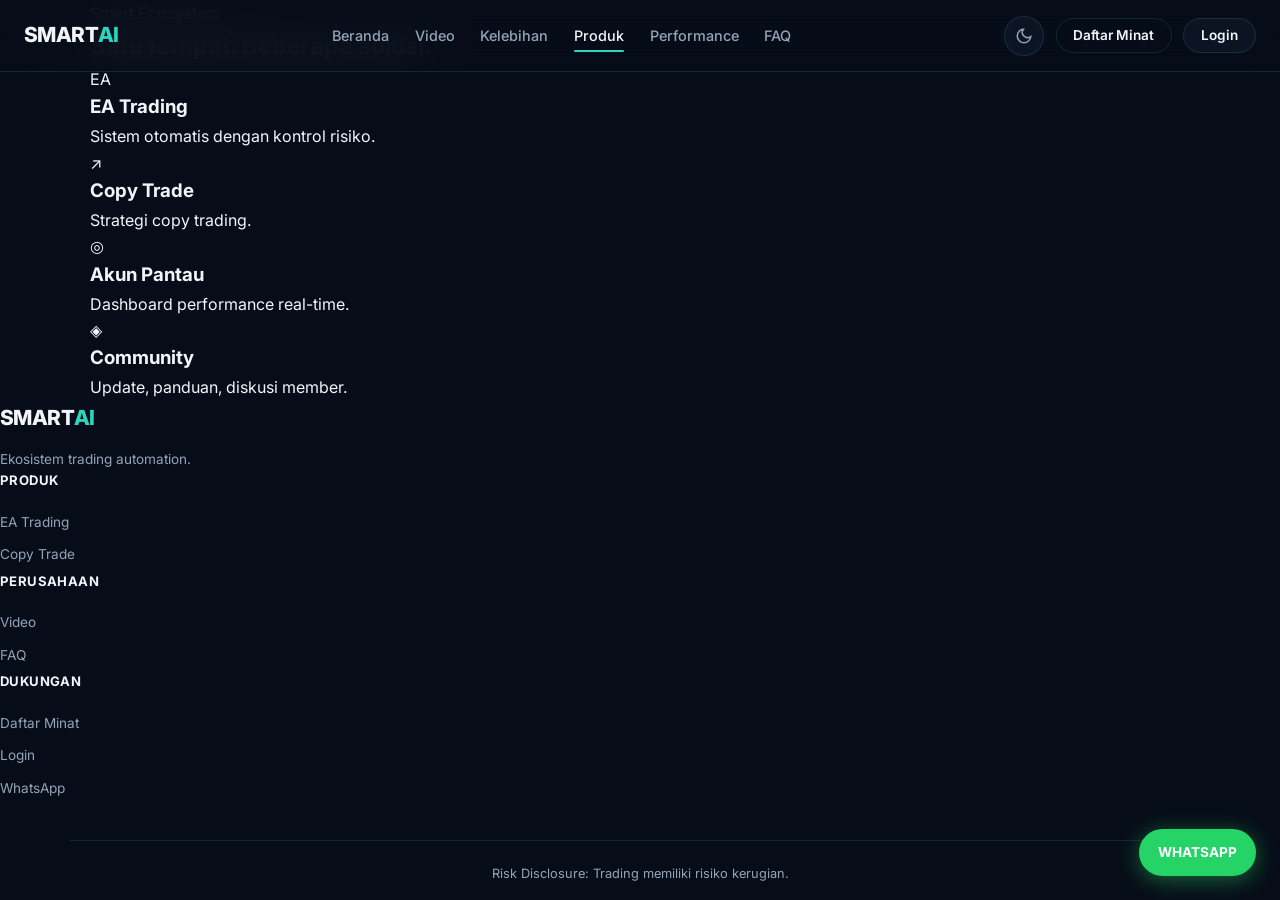
<file: produk.html>
<!DOCTYPE html>
<html lang="id" data-theme="dark">
<head>
<meta charset="UTF-8"/>
<meta name="viewport" content="width=device-width, initial-scale=1.0, viewport-fit=cover"/>
<title>Produk — Smart AI</title>
<meta name="theme-color" content="#070d18"/>
<link href="https://fonts.googleapis.com/css2?family=Inter:wght@400;500;600;700;800&display=swap" rel="stylesheet">
<link rel="stylesheet" href="css/site.css"><link rel="stylesheet" href="css/animations.css">
</head>
<body>
<nav class="navbar">
<a href="index.html" class="logo">SMART<span>AI</span></a>
<ul class="nav-links"><li><a href="index.html">Beranda</a></li><li><a href="video.html">Video</a></li><li><a href="kelebihan.html">Kelebihan</a></li><li><a href="produk.html" class="active">Produk</a></li><li><a href="performance.html">Performance</a></li><li><a href="faq.html">FAQ</a></li></ul>
<div class="nav-actions">
<button class="theme-toggle" id="theme-toggle" aria-label="Theme">
<svg class="icon-moon" width="18" height="18" fill="none" stroke="currentColor" stroke-width="2" viewBox="0 0 24 24"><path d="M21 12.79A9 9 0 1111.21 3 7 7 0 0021 12.79z"/></svg>
<svg class="icon-sun" width="18" height="18" fill="none" stroke="currentColor" stroke-width="2" viewBox="0 0 24 24"><circle cx="12" cy="12" r="5"/></svg>
</button>
<a href="daftar.html" class="btn btn-nav">Daftar Minat</a>
<a href="login.html" class="btn btn-login">Login</a>
<button class="hamburger" id="hamburger" aria-label="Menu"><span></span><span></span><span></span></button>
</div>
</nav>
<div class="mobile-menu" id="mobile-menu">
<a href="index.html" onclick="closeMenu()">Beranda</a><a href="video.html" onclick="closeMenu()">Video</a><a href="kelebihan.html" onclick="closeMenu()">Kelebihan</a><a href="produk.html" onclick="closeMenu()">Produk</a><a href="performance.html" onclick="closeMenu()">Performance</a><a href="faq.html" onclick="closeMenu()">FAQ</a>
<a href="login.html" onclick="closeMenu()">Login</a>
<a href="daftar.html" class="btn btn-primary" onclick="closeMenu()">Daftar Minat</a>
</div>
<main class="sub">
<section id="produk"><div class="container">
<div class="section-label reveal">Smart Ecosystem</div>
<h2 class="section-title reveal">Satu tempat. Beberapa solusi.</h2>
<div class="eco-grid">
<div class="eco-card reveal"><div class="eco-icon">EA</div><h3>EA Trading</h3><p>Sistem otomatis dengan kontrol risiko.</p></div>
<div class="eco-card reveal"><div class="eco-icon">↗</div><h3>Copy Trade</h3><p>Strategi copy trading.</p></div>
<div class="eco-card reveal"><div class="eco-icon">◎</div><h3>Akun Pantau</h3><p>Dashboard performance real-time.</p></div>
<div class="eco-card reveal"><div class="eco-icon">◈</div><h3>Community</h3><p>Update, panduan, diskusi member.</p></div>
</div></div></section>
</main>
<footer>
<div class="footer-grid">
<div><a href="index.html" class="logo">SMART<span>AI</span></a><p style="color:var(--text-muted);font-size:.85rem;margin-top:.8rem">Ekosistem trading automation.</p></div>
<div class="footer-col"><h4>Produk</h4><a href="produk.html">EA Trading</a><a href="produk.html">Copy Trade</a></div>
<div class="footer-col"><h4>Perusahaan</h4><a href="video.html">Video</a><a href="faq.html">FAQ</a></div>
<div class="footer-col"><h4>Dukungan</h4><a href="daftar.html">Daftar Minat</a><a href="login.html">Login</a><a href="https://wa.me/6282137585596" target="_blank" rel="noopener">WhatsApp</a></div>
</div>
<div class="footer-bottom">Risk Disclosure: Trading memiliki risiko kerugian.</div>
</footer>
<a href="https://wa.me/6282137585596" class="wa-float" target="_blank" rel="noopener">WHATSAPP</a>
<script src="js/site.js"></script>
<script src="js/animations.js"></script>
</body>
</html>
</file>
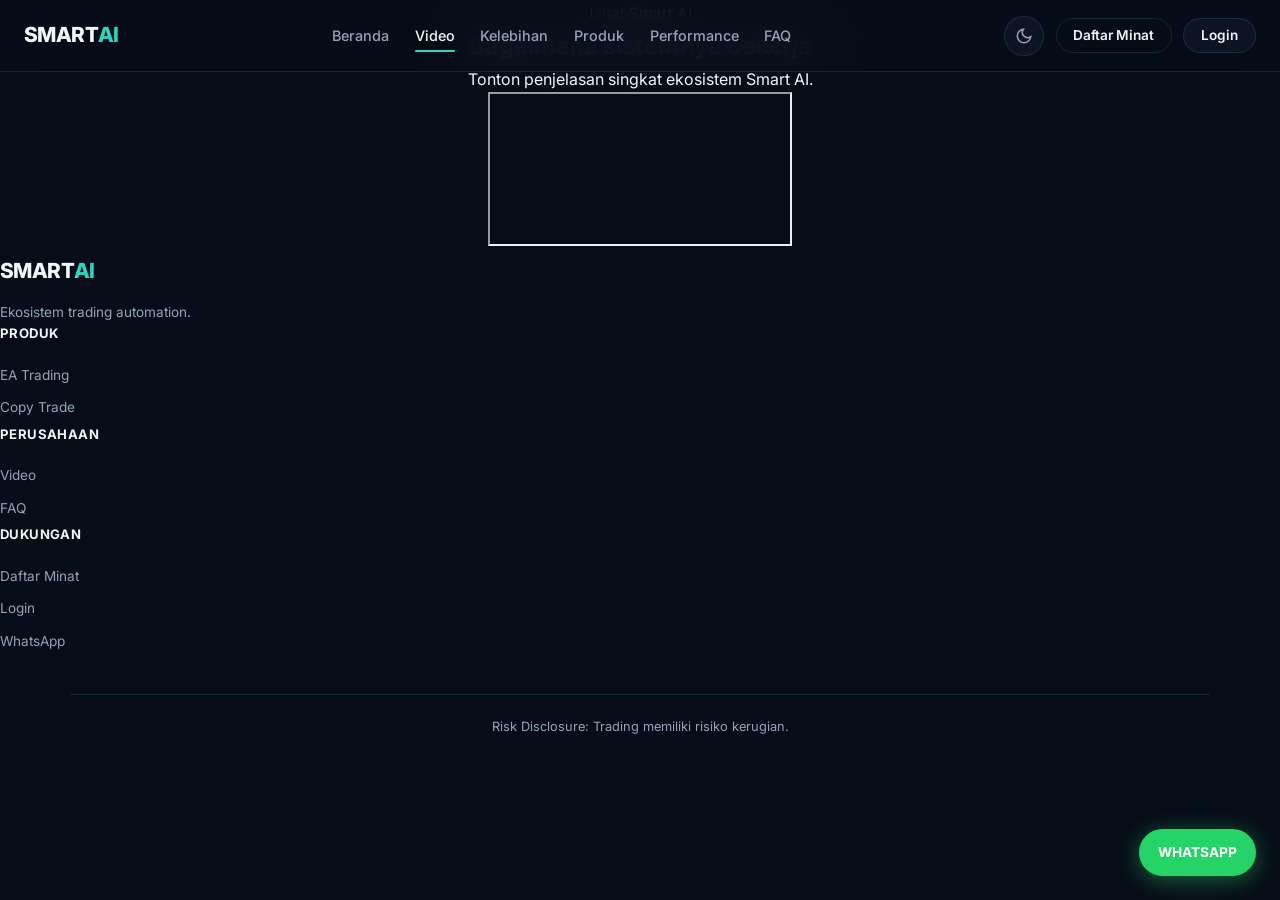
<file: video.html>
<!DOCTYPE html>
<html lang="id" data-theme="dark">
<head>
<meta charset="UTF-8"/>
<meta name="viewport" content="width=device-width, initial-scale=1.0, viewport-fit=cover"/>
<title>Video — Smart AI</title>
<meta name="theme-color" content="#070d18"/>
<link href="https://fonts.googleapis.com/css2?family=Inter:wght@400;500;600;700;800&display=swap" rel="stylesheet">
<link rel="stylesheet" href="css/site.css"><link rel="stylesheet" href="css/animations.css">
</head>
<body>
<nav class="navbar">
<a href="index.html" class="logo">SMART<span>AI</span></a>
<ul class="nav-links"><li><a href="index.html">Beranda</a></li><li><a href="video.html" class="active">Video</a></li><li><a href="kelebihan.html">Kelebihan</a></li><li><a href="produk.html">Produk</a></li><li><a href="performance.html">Performance</a></li><li><a href="faq.html">FAQ</a></li></ul>
<div class="nav-actions">
<button class="theme-toggle" id="theme-toggle" aria-label="Theme">
<svg class="icon-moon" width="18" height="18" fill="none" stroke="currentColor" stroke-width="2" viewBox="0 0 24 24"><path d="M21 12.79A9 9 0 1111.21 3 7 7 0 0021 12.79z"/></svg>
<svg class="icon-sun" width="18" height="18" fill="none" stroke="currentColor" stroke-width="2" viewBox="0 0 24 24"><circle cx="12" cy="12" r="5"/></svg>
</button>
<a href="daftar.html" class="btn btn-nav">Daftar Minat</a>
<a href="login.html" class="btn btn-login">Login</a>
<button class="hamburger" id="hamburger" aria-label="Menu"><span></span><span></span><span></span></button>
</div>
</nav>
<div class="mobile-menu" id="mobile-menu">
<a href="index.html" onclick="closeMenu()">Beranda</a><a href="video.html" onclick="closeMenu()">Video</a><a href="kelebihan.html" onclick="closeMenu()">Kelebihan</a><a href="produk.html" onclick="closeMenu()">Produk</a><a href="performance.html" onclick="closeMenu()">Performance</a><a href="faq.html" onclick="closeMenu()">FAQ</a>
<a href="login.html" onclick="closeMenu()">Login</a>
<a href="daftar.html" class="btn btn-primary" onclick="closeMenu()">Daftar Minat</a>
</div>
<main class="sub">
<section id="video"><div class="container" style="text-align:center">
<div class="section-label reveal">Lihat Smart AI</div>
<h2 class="section-title reveal">Bagaimana sistemnya bekerja</h2>
<p class="section-desc reveal" style="margin-left:auto;margin-right:auto">Tonton penjelasan singkat ekosistem Smart AI.</p>
<div class="video-frame reveal"><iframe src="https://www.youtube.com/embed/WFI02tyEHu4?rel=0&modestbranding=1" title="Smart AI" allowfullscreen loading="lazy"></iframe></div>
</div></section>
</main>
<footer>
<div class="footer-grid">
<div><a href="index.html" class="logo">SMART<span>AI</span></a><p style="color:var(--text-muted);font-size:.85rem;margin-top:.8rem">Ekosistem trading automation.</p></div>
<div class="footer-col"><h4>Produk</h4><a href="produk.html">EA Trading</a><a href="produk.html">Copy Trade</a></div>
<div class="footer-col"><h4>Perusahaan</h4><a href="video.html">Video</a><a href="faq.html">FAQ</a></div>
<div class="footer-col"><h4>Dukungan</h4><a href="daftar.html">Daftar Minat</a><a href="login.html">Login</a><a href="https://wa.me/6282137585596" target="_blank" rel="noopener">WhatsApp</a></div>
</div>
<div class="footer-bottom">Risk Disclosure: Trading memiliki risiko kerugian.</div>
</footer>
<a href="https://wa.me/6282137585596" class="wa-float" target="_blank" rel="noopener">WHATSAPP</a>
<script src="js/site.js"></script>
<script src="js/animations.js"></script>
</body>
</html>
</file>
<file: css/site.css>
:root,[data-theme=dark]{--bg:#070d18;--bg-elevated:#0c1424;--bg-card:rgba(15,25,45,.75);--bg-card-solid:#0f192d;--border:rgba(94,234,212,.12);--cyan:#2dd4bf;--teal:#14b8a6;--green:#34d399;--text:#f1f5f9;--text-muted:#94a3b8;--text-dim:#64748b;--yellow:#fbbf24;--gold:#f59e0b;--purple:#a78bfa;--nav-bg:rgba(7,13,24,.88);--nav-h:72px;--radius:16px;--radius-sm:10px;--shadow:0 8px 32px rgba(0,0,0,.4);--glow:0 0 40px rgba(45,212,191,.15)}[data-theme=light]{--bg:#f1f5f9;--bg-elevated:#fff;--bg-card:#fff;--bg-card-solid:#fff;--border:rgba(15,23,42,.08);--cyan:#0d9488;--teal:#0f766e;--green:#059669;--text:#0f172a;--text-muted:#475569;--text-dim:#64748b;--yellow:#d97706;--gold:#b45309;--purple:#7c3aed;--nav-bg:rgba(255,255,255,.92);--shadow:0 8px 32px rgba(0,0,0,.08);--glow:0 0 40px rgba(13,148,136,.1)}*,*::before,*::after{box-sizing:border-box;margin:0;padding:0}html{scroll-behavior:smooth;-webkit-text-size-adjust:100%}body{font-family:Inter,system-ui,-apple-system,BlinkMacSystemFont,sans-serif;background:var(--bg);color:var(--text);line-height:1.65;min-height:100vh;overflow-x:hidden;-webkit-font-smoothing:antialiased}a{color:inherit;text-decoration:none}img,svg{display:block;max-width:100%}button,input,select,textarea{font:inherit;color:inherit}ul,ol{list-style:none}.container{width:100%;max-width:1140px;margin:0 auto;padding:0 1.25rem}.navbar{position:fixed;top:0;left:0;right:0;z-index:1000;height:var(--nav-h);display:flex;align-items:center;justify-content:space-between;padding:0 1.5rem;background:var(--nav-bg);backdrop-filter:blur(20px);-webkit-backdrop-filter:blur(20px);border-bottom:1px solid var(--border);transition:background .3s,border-color .3s}.logo{font-weight:800;font-size:1.3rem;letter-spacing:-.6px;display:flex;align-items:center}.logo span{color:var(--cyan)}.nav-links{display:flex;gap:1.6rem;align-items:center}.nav-links a{font-size:.9rem;font-weight:500;color:var(--text-muted);transition:color .2s;position:relative;padding:.25rem 0}.nav-links a:hover,.nav-links a.active{color:var(--text)}.nav-links a.active::after{content:"";position:absolute;bottom:-4px;left:0;right:0;height:2px;background:var(--cyan);border-radius:2px}.nav-actions{display:flex;align-items:center;gap:.7rem}.theme-toggle{width:40px;height:40px;border-radius:50%;border:1px solid var(--border);background:var(--bg-elevated);cursor:pointer;display:flex;align-items:center;justify-content:center;color:var(--text-muted);transition:all .2s}.theme-toggle:hover{border-color:var(--cyan);color:var(--cyan)}.theme-toggle .icon-sun{display:none}[data-theme=light] .theme-toggle .icon-moon{display:none}[data-theme=light] .theme-toggle .icon-sun{display:block}.btn{display:inline-flex;align-items:center;justify-content:center;gap:.4rem;padding:.7rem 1.35rem;border-radius:999px;font-weight:600;font-size:.9rem;border:none;cursor:pointer;transition:all .25s cubic-bezier(.4,0,.2,1);white-space:nowrap;line-height:1.2}.btn-primary{background:linear-gradient(135deg,var(--cyan) 0%,var(--teal) 100%);color:#041016;box-shadow:0 4px 22px rgba(45,212,191,.35)}.btn-primary:hover{transform:translateY(-2px);box-shadow:0 8px 30px rgba(45,212,191,.45)}.btn-outline{background:transparent;border:1px solid var(--border);color:var(--text)}.btn-outline:hover{border-color:var(--cyan);color:var(--cyan);background:rgba(45,212,191,.06)}.btn-nav{background:transparent;border:1px solid var(--border);color:var(--text);padding:.5rem 1.05rem;font-size:.85rem}.btn-nav:hover,.btn-nav.active{border-color:var(--cyan);color:var(--cyan)}.btn-login{background:var(--bg-elevated);border:1px solid var(--border);color:var(--text);padding:.5rem 1.05rem;font-size:.85rem}.btn-login:hover{border-color:var(--cyan)}.hamburger{display:none;flex-direction:column;gap:5px;background:none;border:none;cursor:pointer;padding:8px;z-index:10}.hamburger span{display:block;width:22px;height:2px;background:var(--text);border-radius:2px;transition:all .3s}.mobile-menu{display:none;position:fixed;top:var(--nav-h);left:0;right:0;bottom:0;background:var(--bg);z-index:999;flex-direction:column;padding:1.5rem 1.5rem 2rem;gap:.25rem;overflow-y:auto}.mobile-menu.open{display:flex}.mobile-menu a{font-size:1.1rem;font-weight:500;padding:.85rem 0;border-bottom:1px solid var(--border);color:var(--text)}.mobile-menu .btn{margin-top:1rem;text-align:center;width:100%}.hero{position:relative;min-height:100vh;display:flex;align-items:center;padding:calc(var(--nav-h) + 2.5rem) 0 3.5rem;overflow:hidden}.hero-chart{position:absolute;inset:0;width:100%;height:100%;object-fit:cover;opacity:.22;pointer-events:none;z-index:0}.hero::before{content:"";position:absolute;inset:0;background:radial-gradient(ellipse 80% 60% at 70% 40%,rgba(45,212,191,.08),transparent 60%),linear-gradient(180deg,var(--bg) 0%,transparent 30%,var(--bg) 100%);z-index:1;pointer-events:none}.hero-inner{position:relative;z-index:2;width:100%;max-width:1140px;margin:0 auto;padding:0 1.25rem;display:grid;grid-template-columns:1.05fr .95fr;gap:3.5rem;align-items:center}.hero-content .badge{display:inline-flex;align-items:center;gap:.4rem;padding:.4rem 1rem;border-radius:999px;background:rgba(45,212,191,.12);border:1px solid rgba(45,212,191,.2);color:var(--cyan);font-size:.8rem;font-weight:600;margin-bottom:1.35rem}.hero-content h1{font-size:clamp(2.1rem,4.8vw,3.4rem);font-weight:800;line-height:1.12;letter-spacing:-1.2px;margin-bottom:1.1rem}.hero-content h1 .highlight{background:linear-gradient(135deg,var(--cyan),#5eead4);-webkit-background-clip:text;-webkit-text-fill-color:transparent;background-clip:text}.hero-content p{color:var(--text-muted);font-size:1.08rem;max-width:460px;margin-bottom:1.85rem;line-height:1.7}.hero-buttons{display:flex;flex-wrap:wrap;gap:.85rem;margin-bottom:1.6rem}.hero-checks{display:flex;flex-wrap:wrap;gap:.7rem 1.4rem;font-size:.85rem;color:var(--text-muted)}.hero-checks span{display:flex;align-items:center;gap:.35rem}.monitor-card{background:var(--bg-card);border:1px solid var(--border);border-radius:20px;padding:1.3rem;box-shadow:var(--shadow);backdrop-filter:blur(12px)}.monitor-header{display:flex;justify-content:space-between;align-items:center;margin-bottom:.8rem}.monitor-title{font-size:.72rem;font-weight:600;letter-spacing:.6px;color:var(--text-muted)}.status-dot{font-size:.68rem;color:var(--green);font-weight:600}.monitor-card h3{font-size:1.2rem;font-weight:700;margin-bottom:.2rem}.monitor-sub{font-size:.72rem;color:var(--text-muted);letter-spacing:.3px}.chart-area{margin:1rem 0;border-radius:12px;overflow:hidden;background:#0f192d;aspect-ratio:16/10}.chart-area iframe{width:100%;height:100%;border:0}.monitor-stats{display:grid;grid-template-columns:repeat(3,1fr);gap:.55rem}.stat-box{background:var(--bg-elevated);border-radius:10px;padding:.7rem .5rem;text-align:center;border:1px solid var(--border)}.stat-box .label{font-size:.62rem;color:var(--text-muted);text-transform:uppercase;letter-spacing:.45px;margin-bottom:.15rem}.stat-box .value{font-size:1.05rem;font-weight:700;color:var(--cyan)}.feature-bar{background:var(--bg-elevated);border-top:1px solid var(--border);border-bottom:1px solid var(--border);padding:1.35rem 0}.feature-bar-inner{max-width:1140px;margin:0 auto;padding:0 1.25rem;display:grid;grid-template-columns:repeat(4,1fr);gap:1.25rem}.feature-item{display:flex;align-items:center;gap:.8rem}.feature-item .icon{font-size:1.45rem;flex-shrink:0}.feature-item strong{display:block;font-size:.9rem;font-weight:600}.feature-item span{font-size:.8rem;color:var(--text-muted)}.section{padding:4.75rem 0}.section h2{font-size:clamp(1.65rem,3.2vw,2.3rem);font-weight:800;margin-bottom:1rem;letter-spacing:-.6px}.footer{background:var(--bg-elevated);border-top:1px solid var(--border);padding:3.25rem 0 1.5rem}.footer-inner{max-width:1140px;margin:0 auto;padding:0 1.25rem;display:grid;grid-template-columns:1.6fr 1fr 1fr 1fr;gap:2.25rem}.footer-col h4{font-size:.82rem;font-weight:700;margin-bottom:.85rem;color:var(--text);text-transform:uppercase;letter-spacing:.4px}.footer-col a{display:block;font-size:.85rem;color:var(--text-muted);padding:.32rem 0;transition:color .2s}.footer-col a:hover{color:var(--cyan)}.footer-bottom{max-width:1140px;margin:2.25rem auto 0;padding:1.35rem 1.25rem 0;border-top:1px solid var(--border);font-size:.8rem;color:var(--text-muted);text-align:center}.wa-float{position:fixed;bottom:1.5rem;right:1.5rem;z-index:900;background:#25d366;color:#fff;padding:.78rem 1.2rem;border-radius:999px;font-weight:700;font-size:.85rem;box-shadow:0 4px 22px rgba(37,211,102,.45);transition:transform .2s,box-shadow .2s}.wa-float:hover{transform:scale(1.06);box-shadow:0 6px 28px rgba(37,211,102,.55)}@media (max-width:960px){.hero-inner{grid-template-columns:1fr;gap:2.5rem}.feature-bar-inner{grid-template-columns:repeat(2,1fr)}.footer-inner{grid-template-columns:1fr 1fr}}@media (max-width:720px){.nav-links{display:none}.hamburger{display:flex}.hero{min-height:auto;padding-top:calc(var(--nav-h) + 1.75rem);padding-bottom:2.5rem}.feature-bar-inner{grid-template-columns:1fr}.footer-inner{grid-template-columns:1fr;gap:1.75rem}.monitor-stats{grid-template-columns:repeat(3,1fr)}.hero-buttons{flex-direction:column}.hero-buttons .btn{width:100%;justify-content:center}.navbar{padding:0 1rem}}
</file>
<file: css/animations.css>
/* cooler animations */
@keyframes floatSoft{0%,100%{transform:translateY(0)}50%{transform:translateY(-10px)}}
@keyframes pulseRing{0%{transform:scale(.8);opacity:.6}70%{transform:scale(1.7);opacity:0}100%{opacity:0}}
@keyframes gradientShift{0%{background-position:0% 50%}50%{background-position:100% 50%}100%{background-position:0% 50%}}
@keyframes orbFloat1{0%,100%{transform:translate(0,0)}50%{transform:translate(25px,-35px)}}
@keyframes orbFloat2{0%,100%{transform:translate(0,0)}50%{transform:translate(-30px,20px)}}
@keyframes borderGlow{0%,100%{box-shadow:0 0 0 1px rgba(45,212,191,.15),0 0 18px rgba(45,212,191,.08)}50%{box-shadow:0 0 0 1px rgba(45,212,191,.35),0 0 28px rgba(45,212,191,.16)}}
@keyframes shineSweep{0%{left:-100%}100%{left:120%}}
@keyframes floatY{0%,100%{transform:translateY(0)}50%{transform:translateY(-10px)}}
@keyframes countPop{0%{transform:scale(1)}40%{transform:scale(1.1)}100%{transform:scale(1)}}
.hero{position:relative;overflow:hidden}
.hero-orbs{position:absolute;inset:0;pointer-events:none;z-index:0}
.hero-orbs .orb{position:absolute;border-radius:50%;filter:blur(55px);opacity:.4}
.hero-orbs .orb-1{width:360px;height:360px;background:radial-gradient(circle,rgba(45,212,191,.35),transparent 70%);top:-60px;right:8%;animation:orbFloat1 16s ease-in-out infinite}
.hero-orbs .orb-2{width:260px;height:260px;background:radial-gradient(circle,rgba(167,139,250,.28),transparent 70%);bottom:8%;left:4%;animation:orbFloat2 20s ease-in-out infinite}
.hero-inner{position:relative;z-index:1}
.hero h1 .highlight{background:linear-gradient(135deg,var(--cyan),#5eead4,#67e8f9,var(--cyan));background-size:300% 300%;-webkit-background-clip:text;-webkit-text-fill-color:transparent;background-clip:text;animation:gradientShift 6s ease infinite}
.monitor-card{animation:scaleIn 1s .2s both,floatSoft 5.5s ease-in-out 1.2s infinite,borderGlow 4s ease-in-out infinite !important}
.monitor-card:hover{transform:translateY(-6px) scale(1.02)!important;box-shadow:0 28px 50px -12px rgba(0,0,0,.55),0 0 36px rgba(45,212,191,.14)}
.status-dot,.online-text{position:relative}
.status-dot::before,.online-text::before{content:"";position:absolute;left:50%;top:50%;width:9px;height:9px;margin:-4.5px 0 0 -4.5px;border-radius:50%;border:1.5px solid var(--green);animation:pulseRing 2s ease-out infinite;pointer-events:none}
.btn{position:relative;overflow:hidden}
.btn-primary::after{content:"";position:absolute;top:0;left:-100%;width:55%;height:100%;background:linear-gradient(90deg,transparent,rgba(255,255,255,.28),transparent);transform:skewX(-18deg)}
.btn-primary:hover::after{animation:shineSweep .65s ease}
.btn-primary:hover{transform:translateY(-2px);box-shadow:0 8px 26px rgba(45,212,191,.38)}
.why-card:hover,.eco-card:hover,.perf-card:hover,.testi-card:hover{transform:translateY(-8px);border-color:rgba(45,212,191,.35);box-shadow:0 18px 36px -10px rgba(0,0,0,.4)}
.reveal.from-left{transform:translateX(-36px)}
.reveal.from-left.visible{transform:translateX(0)}
.reveal.from-right{transform:translateX(36px)}
.reveal.from-right.visible{transform:translateX(0)}
.reveal.scale-up{transform:scale(.93) translateY(16px)}
.reveal.scale-up.visible{transform:scale(1) translateY(0)}
.perf-stat .value.counted{animation:countPop .4s ease}
.wa-float{animation:floatY 3s ease-in-out infinite}
.wa-float:hover{animation:none;transform:scale(1.07)}
@media(prefers-reduced-motion:reduce){*,*::before,*::after{animation-duration:.01ms!important;animation-iteration-count:1!important;transition-duration:.01ms!important}}
</file>
<file: css/daftar.css>
.page{position:relative;z-index:1;max-width:960px;margin:0 auto;padding:3rem 1.5rem 4rem;display:grid;grid-template-columns:1fr 1.1fr;gap:3rem;align-items:start}
.side-label{font-size:.7rem;font-weight:600;color:var(--cyan);letter-spacing:1.6px;text-transform:uppercase;margin-bottom:.75rem}
.side-title{font-size:2rem;font-weight:800;line-height:1.2;margin-bottom:1rem}
.side-desc{color:var(--text-muted);font-size:1rem;line-height:1.7;margin-bottom:1.5rem}
.side-box{background:rgba(251,191,36,.06);border-left:3px solid var(--yellow);border-radius:0 12px 12px 0;padding:1rem 1.15rem;font-size:.875rem;color:var(--text-muted);margin-bottom:1.5rem}.side-box strong{color:var(--yellow)}
.side-points{list-style:none;display:flex;flex-direction:column;gap:.75rem}.side-points li{display:flex;gap:.6rem;font-size:.9rem;color:var(--text-muted)}.side-points svg{width:18px;height:18px;color:var(--green);flex-shrink:0}
.form-card{background:var(--bg-card);border:1px solid var(--border);border-radius:20px;padding:2rem;box-shadow:var(--shadow)}
.form-card h1{font-size:1.35rem;font-weight:700;margin-bottom:.35rem}.form-card .sub{font-size:.875rem;color:var(--text-muted);margin-bottom:1.6rem}
.form-group{margin-bottom:1.1rem}.form-group label{display:block;font-size:.8rem;font-weight:500;color:var(--text-muted);margin-bottom:.4rem}.form-group label .req{color:var(--cyan)}
.form-group input,.form-group select,.form-group textarea{width:100%;background:var(--input-bg);border:1px solid var(--input-border);border-radius:10px;padding:.75rem 1rem;color:var(--text);font-size:16px;font-family:inherit;outline:none;min-height:48px;transition:border-color .2s}
.form-group input:focus,.form-group select:focus,.form-group textarea:focus{border-color:var(--cyan)}
.form-group select{appearance:none;cursor:pointer}.form-group textarea{resize:vertical;min-height:100px}
.form-row{display:grid;grid-template-columns:1fr 1fr;gap:1rem}
.btn-submit{width:100%;margin-top:.5rem;padding:.95rem 1.5rem;border:none;border-radius:999px;font-weight:600;font-size:1rem;font-family:inherit;cursor:pointer;background:linear-gradient(135deg,var(--cyan),var(--teal));color:#042f2e;min-height:50px}[data-theme=light] .btn-submit{color:#fff}.btn-submit:disabled{opacity:.6}
.form-note{text-align:center;font-size:.75rem;color:var(--text-dim);margin-top:1rem}
.success-box{display:none;text-align:center;padding:2.5rem 1rem}.success-box.show{display:block}
.success-icon{width:56px;height:56px;border-radius:50%;background:rgba(52,211,153,.15);color:var(--green);display:flex;align-items:center;justify-content:center;margin:0 auto 1.2rem;font-size:1.5rem}
.success-box h2{font-size:1.25rem;font-weight:700;margin-bottom:.5rem}.success-box p{color:var(--text-muted);font-size:.9rem;margin-bottom:1.5rem}.success-box a{color:var(--cyan);text-decoration:none;font-weight:600}
.page{grid-template-columns:1fr;gap:1.5rem;padding:1.5rem 1rem 3rem}
.side-title{font-size:1.45rem}
.side-desc{font-size:.92rem}
.form-card{padding:1.35rem 1.15rem;border-radius:16px}
.form-card h1{font-size:1.2rem}
.form-row{grid-template-columns:1fr}
.page{width:100%;flex:1;position:relative;z-index:1;padding-top:calc(68px + 3rem)}
.form-card{text-align:left}
.btn-submit{color:#042f2e}[data-theme=light] .btn-submit{color:#fff}
@media(max-width:800px){.page{grid-template-columns:1fr;gap:1.5rem;padding:calc(60px + 1.5rem) 1rem 3rem}.side-title{font-size:1.45rem}.side-desc{font-size:.92rem}.form-card{padding:1.35rem 1.15rem;border-radius:16px}.form-card h1{font-size:1.2rem}.form-row{grid-template-columns:1fr}}
</file>
